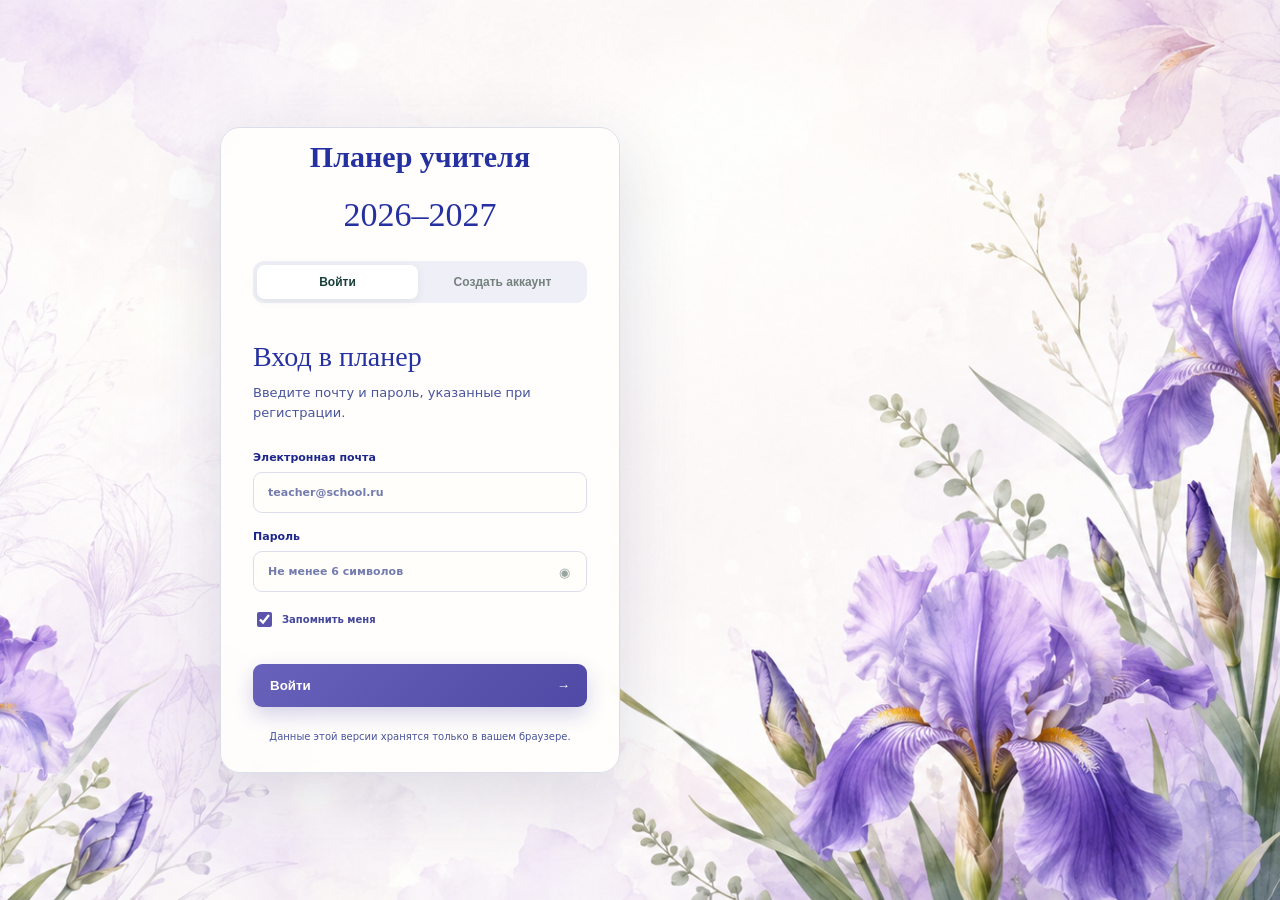
<file: index.html>
<!doctype html>
<html lang="ru">
<head>
  <meta charset="UTF-8">
  <meta name="viewport" content="width=device-width,initial-scale=1">
  <meta name="theme-color" content="#173d38">
  <title>Классный план — планер учителя</title>
  <link rel="stylesheet" href="styles.css?v=iris-101">
</head>
<body>
  <div class="app">
    <aside class="side-navigation">
      <nav class="top-navigation" aria-label="Основная навигация">
        <button class="nav-item active" data-view="today">Сегодня</button>
        <button class="nav-item" data-view="calendar">Календарь</button>
        <button class="nav-item" data-view="schedule">Расписание</button>
        <button class="nav-item" data-view="tasks">Задачи <b id="navTaskCount">0</b></button>
      </nav>
      <section class="day-clock-panel side-clock" aria-live="polite">
        <div class="day-clock"><small>Текущее время</small><strong id="currentTime">00:00</strong></div>
        <div class="lesson-countdown"><div><strong id="lessonProgressLabel">Расписание на сегодня</strong><span id="lessonProgressMinutes"></span></div><div class="lesson-progress"><i id="lessonProgressBar"></i></div></div>
      </section>
      <div class="teacher-card side-teacher-card"><span class="avatar" id="userAvatar">Ю</span><div><strong id="userName">Юлия</strong><small id="userEmail">Личный планер</small></div><button class="logout" id="logoutButton" title="Выйти" aria-label="Выйти">↪</button></div>
    </aside>

    <main>
      <header class="topbar compact-topbar">
        <div class="page-heading"><p class="overline" id="dateLine"></p><div><h1 id="pageTitle">Добрый день!</h1><label class="month-picker" id="monthPickerWrap" hidden><span>Выбрать месяц</span><select id="monthPicker" aria-label="Выбрать месяц календаря"></select></label></div></div>
        <div class="topbar-quote" aria-label="Цитаты дня"><span>“</span><div class="topbar-quote-text"><blockquote><p id="russianQuote"></p><footer id="russianAuthor"></footer></blockquote><blockquote lang="en"><p id="englishQuote"></p><footer id="englishAuthor"></footer></blockquote></div></div>
        <div class="topbar-holiday"><small>До ближайших каникул</small><strong><span id="holidayDays">—</span> <em>дней</em></strong></div>
        <div class="today-week-days" id="todayWeekDays" aria-label="Дни учебной недели"></div>
        <button class="primary" id="topAddTask" data-open="task" hidden>＋ Добавить задачу</button>
      </header>

      <section class="view active" id="todayView">
        <div class="academic-data" hidden><span id="progressValue">0%</span><i id="progressBar"></i></div>
        <div class="today-dashboard">
          <article class="card today-schedule-card"><div class="card-head"><div><small class="eyebrow">ЛИЧНЫЙ ПЛАН</small><h2>Моё расписание</h2></div><button class="link" data-go="schedule">Вся неделя →</button></div><div id="todayLessons" class="today-schedule-preview"></div></article>
          <article class="card today-schedule-card"><div class="card-head"><div><small class="eyebrow">КЛАСС</small><h2>Расписание 7А</h2></div><button class="link" data-go="schedule">Вся неделя →</button></div><div id="todayClassLessons" class="today-schedule-preview"></div></article>
          <article class="card today-schedule-card"><div class="card-head"><div><small class="eyebrow">ПОСЛЕ УРОКОВ</small><h2>Дополнительные занятия</h2></div><button class="link" data-go="schedule">Вся неделя →</button></div><div id="todayExtrasLessons" class="today-schedule-preview"></div></article>
          <article class="card today-events"><div class="card-head"><div><small class="eyebrow">БЛИЖАЙШИЕ 7 ДНЕЙ</small><h2>События недели</h2></div><button class="icon-button" data-open="event" aria-label="Добавить событие">＋</button></div><div id="eventsStrip" class="events-strip"></div></article>
          <article class="card today-tasks"><div class="card-head"><div><small class="eyebrow">НЕ ЗАБЫТЬ</small><h2>Задачи</h2></div><button class="icon-button" data-open="task" aria-label="Добавить">＋</button></div><div id="quickTasks" class="quick-tasks"></div><button class="wide-link" data-go="tasks">Все задачи →</button></article>
        </div>
        <textarea id="quickNote" hidden></textarea><small id="noteStatus" hidden></small>
      </section>

      <section class="view" id="calendarView">
        <div class="card"><div class="card-head calendar-head"><button class="round" id="prevMonth">‹</button><h2 id="monthTitle"></h2><button class="round" id="nextMonth">›</button></div><div class="legend"><span><i class="event-dot calendar"></i>Календарные</span><span><i class="event-dot academic"></i>Учебные</span><span><i class="event-dot school"></i>Школьные</span><span><i class="event-dot red"></i>Важные</span></div><div class="calendar-week"><span>Пн</span><span>Вт</span><span>Ср</span><span>Чт</span><span>Пт</span><span>Сб</span><span>Вс</span></div><div id="calendarGrid" class="calendar-grid"></div></div>
      </section>

      <section class="view" id="scheduleView">
        <div class="schedule-toolbar"><div class="schedule-heading"><small class="eyebrow">УЧЕБНАЯ НЕДЕЛЯ</small><div><h2>Расписание занятий</h2></div></div><div class="week-switcher"><button id="prevWeek" aria-label="Предыдущая неделя">‹</button><label class="week-picker-label"><span>Выбрать неделю</span><select id="weekPicker" aria-label="Выбрать учебную неделю"></select><strong id="weekRange"></strong></label><button id="nextWeek" aria-label="Следующая неделя">›</button></div><div id="scheduleDays" class="day-tabs"></div></div>
        <div class="dual-schedule">
          <article class="card schedule-table-card"><div class="schedule-title"><div class="schedule-badge teacher-badge">Я</div><div><small>ЛИЧНЫЙ ПЛАН</small><h3>Моё расписание</h3></div></div><div id="myScheduleTable" class="editable-schedule"></div><button class="add-lesson" data-add-schedule="mine">＋ Добавить урок</button></article>
          <article class="card schedule-table-card"><div class="schedule-title"><div class="schedule-badge class-badge">7А</div><div><small>РАСПИСАНИЕ КЛАССА</small><h3>Расписание 7А</h3></div></div><div id="classScheduleTable" class="editable-schedule"></div><button class="add-lesson" data-add-schedule="class7a">＋ Добавить урок</button></article>
          <article class="card schedule-table-card extras-card"><div class="schedule-title"><div class="schedule-badge extras-badge">＋</div><div><small>ПОСЛЕ УРОКОВ</small><h3>Дополнительные занятия</h3></div></div><div id="extrasScheduleTable" class="editable-schedule"></div><button class="add-lesson" data-add-schedule="extras">＋ Добавить занятие</button></article>
        </div>
      </section>

      <section class="view" id="tasksView">
        <div class="card"><div class="card-head tasks-filter-head"><div class="filters"><button class="filter active" data-filter="all">Все</button><button class="filter" data-filter="open">Активные</button><button class="filter" data-filter="done">Готово</button></div></div><div id="allTasks" class="all-tasks"></div></div>
      </section>
    </main>
  </div>

  <dialog id="taskDialog"><form method="dialog" id="taskForm"><div class="modal-head"><div><small class="eyebrow">НОВОЕ ДЕЛО</small><h2>Добавить задачу</h2></div><button class="close" value="cancel">×</button></div><label>Название<input id="taskText" required maxlength="120" placeholder="Например, проверить тетради"></label><div class="form-row"><label>Срок<span class="task-date-selects"><select id="taskDay" aria-label="День"></select><select id="taskMonth" aria-label="Месяц"></select><select id="taskYear" aria-label="Год"><option value="2026">2026</option><option value="2027">2027</option></select></span><input id="taskDate" type="hidden"></label><label>Приоритет<select id="taskPriority"><option value="high">Высокий</option><option value="medium" selected>Обычный</option><option value="low">Низкий</option></select></label></div><button class="primary full" value="default">Добавить задачу</button></form></dialog>
  <dialog id="eventDialog"><form method="dialog" id="eventForm"><div class="modal-head"><div><small class="eyebrow">КАЛЕНДАРЬ</small><h2>Новое событие</h2></div><button class="close" value="cancel">×</button></div><label>Название<input id="eventText" required maxlength="120" placeholder="Например, родительское собрание"></label><div class="form-row"><label>Дата<input id="eventDate" type="date" required></label><label>Категория<select id="eventType"><option value="calendar">Календарное</option><option value="academic">Учебное</option><option value="school">Школьное</option><option value="important">Важное</option></select></label></div><button class="primary full" value="default">Добавить событие</button></form></dialog>
  <dialog id="homeworkDialog" class="homework-dialog"><form method="dialog" id="homeworkForm"><div class="modal-head"><div><small class="eyebrow">ЗАПИСЬ К ЗАНЯТИЮ</small><h2>Домашнее задание</h2><p id="homeworkLesson"></p></div><button class="close" value="cancel">×</button></div><label>Текст задания<textarea id="homeworkText" placeholder="Укажите упражнение, страницы, материалы, ссылки или подробные комментарии…"></textarea></label><div class="dialog-actions"><button class="secondary" id="clearHomework" type="button">Очистить</button><button class="primary" value="default">Сохранить</button></div></form></dialog>
  <dialog id="dayDialog" class="day-dialog"><div class="day-dialog-content"><div class="modal-head"><div><small class="eyebrow">КАЛЕНДАРЬ</small><h2 id="dayDialogTitle">События дня</h2></div><button class="close" id="closeDayDialog" type="button">×</button></div><div id="dayEventsList" class="day-events-list"></div><button class="add-day-event" id="addDayEvent" type="button">＋ Добавить событие</button><p class="day-save-note">Изменения сохраняются автоматически</p></div></dialog>
  <dialog id="eventNoteDialog" class="homework-dialog"><form method="dialog" id="eventNoteForm"><div class="modal-head"><div><small class="eyebrow">ЗАПИСЬ К СОБЫТИЮ</small><h2>Заметка</h2><p id="eventNoteTitle"></p></div><button class="close" value="cancel">×</button></div><label>Текст заметки<textarea id="eventNoteText" placeholder="Запишите подробности, идеи, список необходимого или другую важную информацию…"></textarea></label><div class="dialog-actions"><button class="secondary" id="clearEventNote" type="button">Очистить</button><button class="primary" value="default">Сохранить</button></div></form></dialog>
  <script src="script.js?v=iris-100"></script>
</body>
</html>
</file>
<file: styles.css>
:root{--ink:#172522;--muted:#71817c;--green:#173f39;--sage:#e5efe9;--cream:#f5f3ec;--line:#e6e9e5;--white:#fff;--amber:#d99535;--red:#c55b4d;--blue:#577b91;--shadow:0 12px 35px rgba(31,55,48,.07)}
*{box-sizing:border-box}html{scroll-behavior:smooth}body{margin:0;background:#f5f6f2;color:var(--ink);font-family:Inter,ui-sans-serif,system-ui,-apple-system,"Segoe UI",sans-serif}button,input,select,textarea{font:inherit}button{color:inherit}.app{min-height:100vh;display:grid;grid-template-columns:250px 1fr}.sidebar{position:fixed;inset:0 auto 0 0;width:250px;padding:30px 22px 22px;background:var(--green);color:white;display:flex;flex-direction:column;z-index:10}.brand{display:flex;align-items:center;gap:12px;color:white;text-decoration:none;font-size:18px;font-weight:750;letter-spacing:-.02em}.brand small,.teacher-card small{display:block;margin-top:2px;color:#b9cbc5;font-size:11px;font-weight:500}.brand-icon{display:grid;place-items:center;width:38px;height:38px;border-radius:12px;background:#f4d79d;color:var(--green);font-family:Georgia,serif;font-size:22px}.sidebar nav{display:grid;gap:6px;margin-top:50px}.nav-item{display:flex;align-items:center;gap:13px;width:100%;padding:12px 14px;border:0;border-radius:11px;background:transparent;color:#bdcec9;text-align:left;cursor:pointer}.nav-item span{font-size:19px;width:20px;text-align:center}.nav-item b{margin-left:auto;min-width:23px;padding:3px 7px;border-radius:20px;background:#d77a58;color:white;font-size:11px;text-align:center}.nav-item:hover,.nav-item.active{background:#2d554e;color:white}.year-progress{margin-top:auto;padding:16px;border-radius:14px;background:#214943}.year-progress>div{display:flex;justify-content:space-between;font-size:12px}.year-progress small{display:block;margin-top:9px;color:#abc0ba;font-size:10px;line-height:1.4}.progress{height:5px;margin-top:10px;background:#3e625c;border-radius:8px;overflow:hidden}.progress i{display:block;height:100%;background:#f0ca82}.teacher-card{display:flex;gap:10px;align-items:center;margin-top:18px;padding:12px 6px;border-top:1px solid #365a54;font-size:12px}.avatar{display:grid;place-items:center;width:36px;height:36px;border-radius:50%;background:#dbe8e1;color:var(--green);font-weight:750}main{grid-column:2;min-width:0;padding:34px 4vw 60px}.topbar{display:flex;align-items:center;justify-content:space-between;margin-bottom:30px}.overline,.eyebrow{margin:0 0 6px;color:#8b9894;font-size:10px;font-weight:750;letter-spacing:.14em;text-transform:uppercase}.topbar h1{margin:0;font-family:Georgia,serif;font-size:31px;font-weight:500}.primary{border:0;border-radius:10px;padding:12px 17px;background:var(--green);color:white;font-weight:650;cursor:pointer;box-shadow:0 5px 13px #173f3920}.primary:hover{background:#28554d}.primary.small{padding:9px 13px;margin-left:auto}.primary.full{width:100%;margin-top:8px}.menu-button{display:none;border:0;background:none;font-size:24px}.view{display:none}.view.active{display:block}.summary-grid{display:grid;grid-template-columns:repeat(3,1fr);gap:18px;margin-bottom:18px}.summary{display:flex;align-items:center;gap:16px;padding:21px;border-radius:14px;background:white;border:1px solid var(--line);box-shadow:var(--shadow)}.summary-icon{display:grid;place-items:center;width:47px;height:47px;border-radius:13px;font-size:23px}.summary.green .summary-icon{background:#e3eee8;color:var(--green)}.summary.amber .summary-icon{background:#f7ead7;color:#a66b19}.summary.blue .summary-icon{background:#e4edf1;color:var(--blue)}.summary small{color:var(--muted);font-size:11px}.summary strong{display:block;margin-top:2px;font-family:Georgia,serif;font-size:29px}.summary p{margin:1px 0 0;color:var(--muted);font-size:11px}.dashboard-grid{display:grid;grid-template-columns:2fr 1fr;gap:18px}.card{padding:24px;background:white;border:1px solid var(--line);border-radius:15px;box-shadow:var(--shadow);min-width:0}.span-2{grid-column:1}.card-head{display:flex;align-items:center;justify-content:space-between;gap:15px;margin-bottom:20px}.card h2{margin:0;font-family:Georgia,serif;font-size:21px;font-weight:500}.link,.wide-link{border:0;background:none;color:#3c6a61;font-size:12px;font-weight:700;cursor:pointer}.icon-button,.round{width:32px;height:32px;border:1px solid var(--line);border-radius:9px;background:white;cursor:pointer;font-size:18px}.timeline-row{display:grid;grid-template-columns:52px 14px 1fr 25px;align-items:center;gap:11px;padding:11px 0;border-bottom:1px solid #edf0ed}.timeline-row:last-child{border-bottom:0}.timeline-row time{font-size:12px;font-weight:700}.timeline-row>i{width:9px;height:9px;border:2px solid #71948b;border-radius:50%}.timeline-row div strong,.timeline-row div span{display:block}.timeline-row div strong{font-size:13px}.timeline-row div span{margin-top:3px;color:var(--muted);font-size:11px}.timeline-row>b{display:grid;place-items:center;width:24px;height:24px;border-radius:7px;background:#eff4f1;color:#58746d;font-size:10px}.quick-tasks{display:grid}.task-row{display:grid;grid-template-columns:23px 1fr 24px;align-items:center;gap:9px;padding:11px 0;border-bottom:1px solid #edf0ed}.task-row.done{opacity:.5}.task-row.done strong{text-decoration:line-through}.task-row>div strong,.task-row>div small{display:block}.task-row>div strong{font-size:12px}.task-row>div small{margin-top:4px;color:var(--muted);font-size:10px}.check{width:19px;height:19px;padding:0;border:1.5px solid #9dafaa;border-radius:6px;background:white;color:white;cursor:pointer;font-size:12px}.done .check{background:var(--green)}.delete-task,.delete-event{border:0;background:transparent;color:#a5b0ac;cursor:pointer;font-size:17px}.wide-link{width:100%;padding:14px 0 0;text-align:left}.events-strip{display:grid;grid-template-columns:repeat(2,1fr);gap:10px}.event-card{position:relative;display:grid;grid-template-columns:45px 8px 1fr 20px;align-items:center;gap:10px;padding:10px;border:1px solid var(--line);border-radius:11px}.event-date{text-align:center;border-right:1px solid var(--line)}.event-date strong,.event-date span,.event-card>div strong,.event-card>div small{display:block}.event-date strong{font-family:Georgia,serif;font-size:20px}.event-date span{color:var(--muted);font-size:9px;text-transform:uppercase}.event-card>div strong{font-size:11px}.event-card>div small{margin-top:3px;color:var(--muted);font-size:9px}.event-dot{display:inline-block;width:7px;height:7px;border-radius:50%}.event-dot.red{background:var(--red)}.event-dot.green{background:#6c9680}.event-dot.yellow{background:#deb05b}.note-card{grid-column:2;grid-row:2}.note-card textarea{width:100%;height:115px;padding:4px 0;border:0;outline:0;resize:none;color:var(--ink);line-height:1.6}.note-card>small:last-child{color:#9da7a4;font-size:9px}.calendar-head{justify-content:flex-start}.calendar-head h2{min-width:210px;text-align:center;text-transform:capitalize}.legend{display:flex;gap:18px;margin-bottom:16px;color:var(--muted);font-size:11px}.legend span{display:flex;align-items:center;gap:6px}.calendar-week,.calendar-grid{display:grid;grid-template-columns:repeat(7,1fr)}.calendar-week span{padding:12px;text-align:center;color:var(--muted);font-size:10px;font-weight:700}.calendar-day{min-height:112px;padding:9px;border-top:1px solid var(--line);border-left:1px solid var(--line);overflow:hidden}.calendar-day:nth-child(7n){border-right:1px solid var(--line)}.calendar-day b{display:grid;place-items:center;width:25px;height:25px;font-size:11px}.calendar-day.today b{border-radius:50%;background:var(--green);color:white}.muted-day{background:#fafbf9}.cal-event{display:block;margin-top:4px;padding:4px 5px;border-radius:4px;overflow:hidden;text-overflow:ellipsis;white-space:nowrap;font-size:9px}.cal-event.important{background:#f6dfdb;color:#8e443a}.cal-event.school{background:#e4eee8;color:#365f52}.cal-event.holiday{background:#f7ebd5;color:#8c651f}.week-schedule{display:grid;grid-template-columns:repeat(5,1fr);gap:12px;align-items:start}.schedule-day{padding:12px;background:#f7f8f5;border-radius:12px}.schedule-day h3{margin:0 0 12px;font-family:Georgia,serif;font-size:16px}.schedule-day h3 span{display:block;margin-top:4px;color:var(--muted);font-family:inherit;font-size:9px;font-weight:400}.schedule-lesson{display:flex;width:100%;gap:9px;margin-top:8px;padding:10px;border:1px solid var(--line);border-radius:9px;background:white;text-align:left;cursor:pointer}.schedule-lesson:hover{border-color:#9cb2ac}.schedule-lesson time{color:#58736c;font-size:10px;font-weight:700}.schedule-lesson span strong,.schedule-lesson span small{display:block}.schedule-lesson span strong{font-size:11px}.schedule-lesson span small{margin-top:3px;color:var(--muted);font-size:9px}.filters{display:flex;gap:5px;padding:4px;border-radius:9px;background:#f0f2ef}.filter{padding:7px 10px;border:0;border-radius:7px;background:transparent;color:var(--muted);font-size:11px;cursor:pointer}.filter.active{background:white;color:var(--ink);box-shadow:0 2px 8px #203a3212}.all-tasks .task-row{padding:15px 5px}.all-tasks .task-row>div strong{font-size:14px}.priority.high{color:var(--red)}.priority.medium{color:#a36f23}.priority.low{color:#638177}.empty{padding:18px 0;color:var(--muted);font-size:12px}dialog{width:min(470px,calc(100% - 32px));padding:0;border:0;border-radius:16px;box-shadow:0 25px 80px #10231e55}dialog::backdrop{background:#10231e99;backdrop-filter:blur(2px)}dialog form{padding:25px}.modal-head{display:flex;justify-content:space-between;margin-bottom:22px}.modal-head h2{margin:0;font-family:Georgia,serif;font-weight:500}.close{border:0;background:none;font-size:25px;cursor:pointer}label{display:grid;gap:7px;margin-bottom:15px;color:#596965;font-size:11px;font-weight:650}input,select{width:100%;padding:12px;border:1px solid #dce2de;border-radius:9px;background:#fafbf9;color:var(--ink);outline:none}input:focus,select:focus{border-color:#78958d}.form-row{display:grid;grid-template-columns:1fr 1fr;gap:12px}.muted{color:var(--muted);font-size:11px}
@media(max-width:1050px){.week-schedule{grid-template-columns:repeat(2,1fr)}.summary-grid{grid-template-columns:1fr}.summary{padding:15px}.calendar-day{min-height:90px}}
@media(max-width:760px){.app{display:block}.sidebar{transform:translateX(-100%);transition:.25s}.menu-open .sidebar{transform:none;box-shadow:10px 0 30px #10231e33}.menu-button{display:block}.topbar{gap:12px}.topbar>div{margin-right:auto}.topbar .primary{font-size:0;width:42px;height:42px;padding:0}.topbar .primary::first-letter{font-size:18px}.topbar h1{font-size:24px}main{padding:22px 16px 50px}.dashboard-grid{grid-template-columns:1fr}.span-2,.note-card{grid-column:1;grid-row:auto}.events-strip{grid-template-columns:1fr}.calendar-day{min-height:65px;padding:4px}.cal-event{width:6px;height:6px;padding:0;border-radius:50%;font-size:0}.calendar-week span{padding:8px 0}.calendar-head{flex-wrap:wrap}.calendar-head h2{min-width:150px}.week-schedule{grid-template-columns:1fr}.form-row{grid-template-columns:1fr}}
.teacher-card>div{min-width:0;flex:1}.teacher-card strong,.teacher-card small{overflow:hidden;text-overflow:ellipsis;white-space:nowrap}.logout{border:0;background:transparent;color:#b9cbc5;font-size:20px;cursor:pointer}.logout:hover{color:white}
.schedule-toolbar{display:flex;align-items:flex-end;justify-content:space-between;gap:24px;margin-bottom:10px}.schedule-toolbar h2{margin:0;font-family:Georgia,serif;font-size:27px;font-weight:500}.day-tabs{display:flex;gap:6px;padding:4px;border-radius:12px;background:#e9ede9}.day-tab{min-width:44px;padding:9px 12px;border:0;border-radius:9px;background:transparent;color:#71817c;font-size:12px;font-weight:750;cursor:pointer}.day-tab span{display:none}.day-tab.active{background:white;color:var(--green);box-shadow:0 3px 12px #263a3315}.autosave-note{margin:0 0 20px;color:#82908c;font-size:10px}.autosave-note span{color:#3f7768}.dual-schedule{display:grid;grid-template-columns:1fr 1fr;gap:18px;align-items:start}.schedule-table-card{padding:0;overflow:hidden}.schedule-title{display:flex;align-items:center;gap:12px;padding:20px 22px;border-bottom:1px solid var(--line)}.schedule-title h3{margin:2px 0 0;font-family:Georgia,serif;font-size:20px;font-weight:500}.schedule-title small{color:var(--muted);font-size:9px;font-weight:750;letter-spacing:.12em}.schedule-badge{display:grid;place-items:center;width:42px;height:42px;border-radius:12px;font-weight:800}.teacher-badge{background:#e3eee8;color:var(--green)}.class-badge{background:#f4e8d3;color:#96691f}.editable-schedule{padding:0 18px}.schedule-table-head,.editable-lesson{display:grid;grid-template-columns:45px 76px 76px minmax(110px,1fr) 72px 25px;gap:7px;align-items:center}.schedule-table-head{padding:13px 0 7px;color:#899590;font-size:8px;font-weight:750;text-transform:uppercase}.editable-lesson{padding:8px 0;border-top:1px solid #edf0ed}.editable-lesson label{display:block;margin:0}.editable-lesson label>span{display:none}.editable-lesson input{min-width:0;width:100%;padding:9px 7px;border:1px solid transparent;border-radius:7px;background:#f6f8f5;color:var(--ink);font-size:11px}.editable-lesson input:hover{border-color:#d7dfda}.editable-lesson input:focus{border-color:#76968d;background:white;outline:0;box-shadow:0 0 0 3px #76968d18}.editable-lesson input[type=number]{text-align:center}.remove-lesson{width:24px;height:28px;padding:0;border:0;background:transparent;color:#a7b1ad;cursor:pointer;font-size:17px}.remove-lesson:hover{color:var(--red)}.add-lesson{width:calc(100% - 36px);margin:11px 18px 18px;padding:10px;border:1px dashed #bdcbc6;border-radius:8px;background:#fafbf9;color:#52756c;font-size:10px;font-weight:700;cursor:pointer}.add-lesson:hover{background:#edf3ef}.schedule-empty{padding:24px 4px}
@media(max-width:1100px){.dual-schedule{grid-template-columns:1fr}.day-tab{padding:9px}.schedule-table-head,.editable-lesson{grid-template-columns:45px 80px 80px minmax(140px,1fr) 85px 25px}}
@media(max-width:650px){.schedule-toolbar{align-items:flex-start;flex-direction:column}.day-tabs{width:100%}.day-tab{flex:1;min-width:0;padding:9px 3px}.schedule-table-card{overflow:visible}.editable-schedule{padding:8px 14px}.schedule-table-head{display:none}.editable-lesson{grid-template-columns:54px 1fr 1fr 28px;gap:8px;padding:13px 0}.editable-lesson label{display:grid;gap:4px}.editable-lesson label>span{display:block;color:#899590;font-size:8px;text-transform:uppercase}.editable-lesson label:nth-child(1){grid-row:1;grid-column:1}.editable-lesson label:nth-child(2){grid-row:1;grid-column:2}.editable-lesson label:nth-child(3){grid-row:1;grid-column:3}.editable-lesson label:nth-child(4){grid-row:2;grid-column:1/4}.editable-lesson label:nth-child(5){grid-row:3;grid-column:1/4}.remove-lesson{grid-row:1;grid-column:4;align-self:end}.editable-lesson input{padding:10px}.dual-schedule{gap:14px}}
.week-switcher{display:flex;align-items:center;gap:6px;padding:4px;border:1px solid var(--line);border-radius:10px;background:white}.week-switcher button{width:28px;height:28px;border:0;border-radius:7px;background:#f0f3f0;color:var(--green);font-size:18px;cursor:pointer}.week-switcher strong{min-width:145px;text-align:center;color:#52655f;font-size:10px;font-weight:700;text-transform:lowercase}
@media(max-width:650px){.week-switcher{align-self:stretch;justify-content:space-between}}
.extras-card{grid-column:1/-1}.extras-badge{background:#e5ebf2;color:#526e82}.schedule-table-head.with-homework,.editable-lesson.with-homework{grid-template-columns:45px 76px 76px minmax(110px,1fr) 72px minmax(110px,1fr) 25px}.extras-card .editable-schedule{max-width:100%}.homework-button{min-height:34px;padding:6px;border:1px dashed #adc0ba;border-radius:7px;background:#f8faf8;color:#56786f;font-size:9px;font-weight:700;cursor:pointer}.homework-button:hover,.homework-button.filled{border-style:solid;background:#e5f0ea;color:#315e52}.homework-dialog{width:min(680px,calc(100% - 32px))}.homework-dialog .modal-head p{margin:6px 0 0;color:var(--muted);font-size:11px}.homework-dialog textarea{width:100%;min-height:300px;padding:14px;border:1px solid var(--line);border-radius:10px;resize:vertical;color:var(--ink);font:inherit;line-height:1.6;outline:0}.homework-dialog textarea:focus{border-color:#78958d;box-shadow:0 0 0 3px #75978d18}.dialog-actions{display:flex;justify-content:flex-end;gap:10px}.secondary{padding:11px 16px;border:1px solid var(--line);border-radius:9px;background:white;color:#61716c;font-weight:650;cursor:pointer}
@media(max-width:1100px){.schedule-table-head.with-homework,.editable-lesson.with-homework{grid-template-columns:45px 80px 80px minmax(120px,1fr) 75px minmax(120px,1fr) 25px}.extras-card{grid-column:auto}}
@media(max-width:650px){.editable-lesson.with-homework{grid-template-columns:54px 1fr 1fr 28px}.editable-lesson.with-homework .homework-button{grid-row:4;grid-column:1/4;min-height:38px}.homework-dialog textarea{min-height:240px}}
.schedule-table-head.with-homework,.editable-lesson.with-homework{grid-template-columns:45px 76px 76px minmax(110px,1fr) minmax(110px,1fr) 72px 25px}
@media(max-width:1100px){.schedule-table-head.with-homework,.editable-lesson.with-homework{grid-template-columns:45px 80px 80px minmax(120px,1fr) minmax(120px,1fr) 75px 25px}}
@media(max-width:650px){.editable-lesson.with-homework{grid-template-columns:54px 1fr 1fr 28px}.editable-lesson.with-homework .homework-button{grid-row:3;grid-column:1/4}.editable-lesson.with-homework label:nth-of-type(5){grid-row:4;grid-column:1/4}}
.week-picker-label{position:relative;display:block;margin:0;cursor:pointer}.week-picker-label>span{position:absolute;width:1px;height:1px;overflow:hidden;clip:rect(0,0,0,0)}.week-picker-label input{width:190px;height:30px;padding:4px 8px;border:0;border-radius:7px;background:#f5f7f4;color:var(--green);font-size:10px;font-weight:700;cursor:pointer}.week-picker-label strong{display:block;margin-top:3px;color:#7a8984;font-size:9px;font-weight:600;text-align:center}.week-switcher strong{min-width:0}
@media(max-width:650px){.week-picker-label{flex:1}.week-picker-label input{width:100%}}
.week-picker-label select{width:240px;height:30px;padding:4px 8px;border:0;border-radius:7px;background:#f5f7f4;color:var(--green);font-size:10px;font-weight:700;cursor:pointer;outline:0}
@media(max-width:650px){.week-picker-label select{width:100%}}
.calendar-day{appearance:none;width:100%;color:var(--ink);font-family:inherit;text-align:left;cursor:pointer;background:white}.calendar-day:hover{position:relative;z-index:1;background:#f1f6f2;box-shadow:inset 0 0 0 1px #8eaaa2}.calendar-day.muted-day{cursor:default}.day-dialog{width:min(800px,calc(100% - 28px));padding:0}.day-dialog-content{padding:26px}.day-dialog .modal-head h2{text-transform:capitalize}.day-events-list{display:grid;gap:10px;max-height:55vh;overflow:auto;padding-right:4px}.day-event-row{display:grid;grid-template-columns:minmax(180px,1fr) 145px 130px 32px;gap:9px;align-items:end;padding:12px;border:1px solid var(--line);border-radius:11px;background:#fafbf9}.day-event-row label{margin:0}.day-event-row input,.day-event-row select{background:white}.remove-day-event{height:40px;border:0;border-radius:8px;background:#f4e7e5;color:#a65349;font-size:18px;cursor:pointer}.add-day-event{width:100%;margin-top:14px;padding:12px;border:1px dashed #aebfba;border-radius:9px;background:#f7faf8;color:#456e63;font-size:11px;font-weight:700;cursor:pointer}.add-day-event:hover{background:#e9f1ed}.day-save-note{margin:10px 0 0;color:#929e9a;font-size:9px;text-align:center}
@media(max-width:650px){.day-dialog-content{padding:20px 15px}.day-event-row{grid-template-columns:1fr 32px}.day-event-row label{grid-column:1}.day-event-row .remove-day-event{grid-column:2;grid-row:1;align-self:end}.day-events-list{max-height:65vh}.calendar-day{min-width:0}}
.cal-event.event{background:#e4eee8;color:#365f52}
.quote-card{position:relative;overflow:hidden;background:linear-gradient(135deg,#183f39,#28564d);color:white}.quote-card::after{content:'Aa';position:absolute;right:25px;bottom:-28px;color:#ffffff09;font-family:Georgia,serif;font-size:120px}.quote-heading{display:flex;align-items:center;gap:12px;margin-bottom:20px}.quote-heading>span{display:grid;place-items:center;width:40px;height:40px;border-radius:11px;background:#f1d18f;color:var(--green);font-family:Georgia,serif;font-size:31px;line-height:1}.quote-heading .eyebrow{color:#b7cbc5}.quote-heading h2{color:white}.daily-quotes{position:relative;z-index:1;display:grid;grid-template-columns:1fr 1fr;gap:28px}.daily-quotes blockquote{margin:0;padding:4px 20px;border-left:1px solid #ffffff2e}.daily-quotes p{margin:0;color:#f5f8f6;font-family:Georgia,serif;font-size:16px;line-height:1.55}.daily-quotes footer{margin-top:10px;color:#b8cbc5;font-size:10px}.daily-quotes blockquote[lang=en] p{font-style:italic}
@media(max-width:650px){.daily-quotes{grid-template-columns:1fr;gap:20px}.daily-quotes p{font-size:15px}}
#todayView>.quote-card{margin-bottom:14px;padding:18px 22px}.summary-grid{grid-template-columns:1fr;margin-bottom:14px}.summary-grid .summary{padding:12px 18px}.summary-grid .summary-icon{width:38px;height:38px}.summary-grid .summary strong{font-size:22px}.quote-card .quote-heading{margin-bottom:12px}.quote-card .daily-quotes p{font-size:14px}.quote-card .daily-quotes footer{margin-top:5px}.dashboard-grid{gap:14px}.dashboard-grid>.card{padding:18px}.dashboard-grid .card-head{margin-bottom:12px}.dashboard-grid .timeline-row{padding:7px 0}.dashboard-grid .task-row{padding:7px 0}
@media(min-width:761px){body:has(#todayView.active){overflow:hidden}#todayView.active{height:calc(100vh - 126px);overflow:hidden}#todayView.active .dashboard-grid{grid-template-rows:minmax(190px,1fr) minmax(145px,.72fr)}#todayView.active .card{min-height:0}#todayView.active .timeline,#todayView.active .quick-tasks,#todayView.active .events-strip{max-height:190px;overflow:auto}#todayView.active .note-card textarea{height:80px}}
.day-event-row{grid-template-columns:minmax(170px,1fr) minmax(130px,1fr) 145px 125px 32px}.event-note-field{display:grid}.event-note-button{height:40px;padding:8px 10px;border:1px dashed #adc0ba;border-radius:9px;background:white;color:#56786f;font-size:10px;font-weight:700;text-align:left;cursor:pointer}.event-note-button:hover,.event-note-button.filled{border-style:solid;background:#e5f0ea;color:#315e52}
@media(max-width:900px){.day-event-row{grid-template-columns:1fr 1fr 32px}.day-event-row label{grid-column:auto}.day-event-row .remove-day-event{grid-column:3;grid-row:1}}
@media(max-width:650px){.day-event-row{grid-template-columns:1fr 32px}.day-event-row label{grid-column:1}.day-event-row .remove-day-event{grid-column:2;grid-row:1}}

/* Refined botanical surface styling. Interactive button styles are preserved. */
body{background:linear-gradient(120deg,#f6f7fc 0,#fffef9 52%,#f4f2f9 100%)}
body::before{content:"";position:fixed;inset:0;background:url('iris-botanical-bg.png') center/cover no-repeat;opacity:.055;pointer-events:none;z-index:-2}
.sidebar{background-color:#eef1fa;background-position:36% bottom;border-right-color:#d8daeb;box-shadow:8px 0 32px rgba(62,61,111,.06)}
.brand{line-height:1.05}.brand small{margin-top:5px;letter-spacing:.04em}.year-progress{box-shadow:0 12px 30px rgba(72,70,121,.08)}
main{position:relative}.topbar{padding-bottom:20px;border-bottom:1px solid #dedfea}.topbar h1{font-size:34px;letter-spacing:-.015em}
.card,.summary{border-color:#dcddea;background:rgba(255,254,250,.91);box-shadow:0 14px 40px rgba(64,61,112,.085)}
.card{border-radius:18px}.summary{border-radius:16px}.card h2,.schedule-toolbar h2,.schedule-title h3{letter-spacing:-.01em}
.quote-card{background:linear-gradient(108deg,rgba(244,243,250,.96),rgba(255,254,250,.97) 60%,rgba(237,240,249,.94))}.quote-card::before{right:-15px;bottom:-135px;width:300px;height:450px;opacity:.31}.daily-quotes p{line-height:1.65}
.schedule-day,.muted-day,.day-event-row{background:#f7f7fb}.timeline-row,.task-row{border-bottom-color:#ececf3}.event-card{border-color:#dedfea;background:#fffefb}.note-card textarea{background:transparent}.calendar-week span{color:#77799a}.schedule-title{background:linear-gradient(90deg,#f0f1f9,#fffefa)}
dialog{background:#fffefa;box-shadow:0 28px 90px rgba(42,41,82,.28)}
@media(max-width:760px){body::before{background-position:42% center;opacity:.04}.topbar{padding-bottom:15px}.topbar h1{font-size:26px}.card{border-radius:15px}}

/* Iris theme */
:root{--ink:#292b5c;--muted:#77799a;--green:#4d5098;--sage:#e8eaf6;--cream:#fbf8f1;--line:#dedfea;--white:#fffefa;--amber:#c49a47;--red:#a9556d;--blue:#7179bd;--shadow:0 10px 28px rgba(64,61,112,.08)}
body{background:#faf8f3;color:var(--ink);font-family:"Segoe UI",Inter,system-ui,sans-serif}body::after{content:"";position:fixed;right:-100px;bottom:-160px;width:380px;height:570px;background:url('iris-botanical-bg.png') left bottom/cover no-repeat;opacity:.18;pointer-events:none;z-index:-1}.sidebar{background:#eef2fa url('iris-botanical-bg.png') 30% bottom/430px auto no-repeat;color:var(--ink);border-right:1px solid #daddf0}.brand{color:#373a7c;font-family:Georgia,serif;font-size:21px}.brand small{color:#8586a5}.brand-icon{background:#4d5098;color:white}.nav-item{color:#55587c;font-family:Georgia,serif;font-size:14px}.nav-item:hover,.nav-item.active{background:linear-gradient(135deg,#4d5098,#696db5);color:white;box-shadow:0 7px 17px #45488b2c}.year-progress,.teacher-card{background:#ffffffd8;border:1px solid #dcddec;color:#44477f;backdrop-filter:blur(8px)}.year-progress small,.teacher-card small{color:#8586a5}.progress{background:#e3e4ef}.progress i{background:linear-gradient(90deg,#6a70b9,#c59a45)}.avatar{background:#50539b;color:white}.logout{color:#77799b}.topbar h1,.card h2,.schedule-toolbar h2,.schedule-title h3,.modal-head h2{font-family:Georgia,serif;color:#343677;font-weight:400}.overline,.eyebrow{color:#a17c32}.primary{background:linear-gradient(135deg,#4c4f98,#6a6fb7)}.card,.summary{background:#fffefbdf;border-color:#dedfea;box-shadow:var(--shadow);backdrop-filter:blur(7px)}.summary-icon{background:#eceefa!important;color:#51559b!important}.quote-card{background:linear-gradient(110deg,#f5f3fa,#fffdfa 62%,#eff2fb);border-color:#d7d8ea;color:var(--ink)}.quote-card::before{content:"";position:absolute;right:-35px;bottom:-100px;width:260px;height:390px;background:url('iris-botanical-bg.png') 74% top/390px auto no-repeat;opacity:.35}.quote-card::after{display:none}.quote-heading>span{background:#c49b4b;color:white}.quote-heading h2,.daily-quotes p{color:#343677}.daily-quotes blockquote{border-color:#c8c9df}.daily-quotes footer{color:#72759b}.timeline-row>i{border-color:#6468ad}.timeline-row>b,.chip{background:#eeeff8;color:#555a9d}.check{border-color:#7f83b6!important}.done .check{background:#55599f}.event-card,.task-row{background:#fffefa}.calendar-day{background:#fffefa;color:#33355e}.calendar-day:hover{background:#f0f1fa;box-shadow:inset 0 0 0 1px #8b8ec2}.calendar-day.today b{background:#53579f}.cal-event.event{background:#e8eaf6;color:#4b4f8e}.cal-event.important{background:#f1e3e8;color:#914c64}.week-switcher button,.day-tab.active{background:#55599f;color:white}.week-picker-label select{background:#f0f1f8;color:#45498c}.schedule-title{background:linear-gradient(90deg,#f1f2fa,#fffefa)}.teacher-badge,.extras-badge{background:#e4e6f5;color:#4d5298}.editable-lesson input{background:#f6f5f8}.editable-lesson input:focus,input:focus,select:focus{border-color:#777bb7;box-shadow:0 0 0 3px #777bb719}.homework-button,.add-lesson,.add-day-event{border-color:#9fa2c8;color:#505593;background:#f8f8fc}.homework-button:hover,.homework-button.filled,.add-lesson:hover,.add-day-event:hover{background:#e9eaf6;color:#3e4389}.filters{background:#eeeff5}.filter.active{color:#45498c}.day-event-row{background:#fbfaf6}dialog{border:1px solid #d8d9e9;background:#fffefa}dialog::backdrop{background:#34365c7a}input,select{border-color:#dcdeea;background:#faf9f6;color:#31335f}@media(max-width:760px){body::after{display:none}.quote-card::before{opacity:.18}}

/* Final surface pass (no button selectors). */
body{background:linear-gradient(120deg,#f6f7fc 0,#fffef9 52%,#f4f2f9 100%)}
.sidebar{background-position:36% bottom;border-right-color:#d8daeb;box-shadow:8px 0 32px rgba(62,61,111,.06)}
.topbar{padding-bottom:20px;border-bottom:1px solid #dedfea}.topbar h1{font-size:34px;letter-spacing:-.015em}
.card,.summary{border-color:#dcddea;background:rgba(255,254,250,.91);box-shadow:0 14px 40px rgba(64,61,112,.085)}.card{border-radius:18px}.summary{border-radius:16px}
.quote-card{background:linear-gradient(108deg,rgba(244,243,250,.96),rgba(255,254,250,.97) 60%,rgba(237,240,249,.94))}.quote-card::before{right:-15px;bottom:-135px;width:300px;height:450px;opacity:.31}
@media(max-width:760px){.topbar{padding-bottom:15px}.topbar h1{font-size:26px}.card{border-radius:15px}}

/* Visible botanical decorations. */
.app{position:relative;isolation:isolate;overflow:hidden}
main{position:relative;z-index:1}
main::before,main::after{content:"";position:fixed;pointer-events:none;background-image:url('iris-botanical-bg.png');background-repeat:no-repeat;z-index:0}
main::before{top:58px;right:-80px;width:360px;height:510px;background-position:76% top;background-size:510px auto;opacity:.28}
main::after{left:205px;bottom:-170px;width:340px;height:510px;background-position:left bottom;background-size:410px auto;opacity:.2}
.sidebar::after{content:"";position:absolute;left:-38px;bottom:-55px;width:285px;height:455px;background:url('iris-botanical-bg.png') left bottom/355px auto no-repeat;opacity:.62;pointer-events:none;z-index:0}
.sidebar{isolation:isolate}.sidebar>*{position:relative;z-index:1}main>*{position:relative;z-index:1}
.quote-card::before{opacity:.48}
@media(max-width:760px){main::before{top:85px;right:-150px;width:300px;height:430px;opacity:.16}main::after{display:none}.sidebar::after{opacity:.5}}

/* Shared full-page background supplied by the user. */
html{min-height:100%;background:#fbf9fc url('iris-page-background.png') center center/cover fixed no-repeat}
body{min-height:100vh;background:transparent}
.app{min-height:100vh;background:transparent}
.app::before{content:"";position:fixed;inset:0;background:url('iris-page-background.png') center center/cover no-repeat;pointer-events:none;z-index:-1}
body::before,body::after,main::before,main::after,.sidebar::after{display:none}
.sidebar{background:rgba(242,242,251,.84);backdrop-filter:blur(10px);-webkit-backdrop-filter:blur(10px)}
main{background:rgba(255,253,250,.42)}
.card,.summary{background:rgba(255,254,252,.88)}
@media(max-width:760px){html{background-position:62% center}.app::before{background-position:62% center}.sidebar{background:rgba(242,242,251,.94)}main{background:rgba(255,253,250,.55)}}

/* Compact top navigation and Today dashboard. */
.app{display:block;overflow:visible}
.site-header{position:sticky;top:0;z-index:30;display:grid;grid-template-columns:minmax(210px,1fr) auto minmax(210px,1fr);align-items:center;gap:24px;min-height:92px;padding:14px clamp(24px,4vw,64px);border-bottom:1px solid rgba(90,86,148,.18);background:linear-gradient(90deg,rgba(250,249,253,.88),rgba(255,254,252,.82)),url('iris-page-background.png') center 42%/cover no-repeat;box-shadow:0 8px 28px rgba(57,55,103,.07);backdrop-filter:blur(12px)}
.header-brand{display:flex;align-items:center;gap:12px;color:#343677}.header-brand strong{display:block;font-family:Georgia,'Times New Roman',serif;font-size:22px;font-weight:500}.header-brand small{display:block;margin-top:3px;color:#77799a;font-size:11px;letter-spacing:.1em}.header-brand .brand-icon{flex:0 0 auto}
.top-navigation{display:flex;align-items:center;gap:5px;padding:5px;border:1px solid rgba(89,86,148,.12);border-radius:14px;background:rgba(255,255,255,.66)}
.top-navigation .nav-item{width:auto;padding:9px 14px;color:#55587c;font-family:inherit;font-size:12px;white-space:nowrap}.top-navigation .nav-item b{position:relative;top:-1px;margin-left:5px}
.top-navigation .nav-item{background:rgba(255,255,255,.94);color:#30336f!important;border:1px solid #d7d8e9;font-weight:700;text-shadow:none;box-shadow:0 2px 8px rgba(56,54,103,.06)}
.top-navigation .nav-item:hover{background:#f0eff9;color:#30336f!important;border-color:#9b9dcc;box-shadow:0 4px 12px rgba(56,54,103,.12)}
.top-navigation .nav-item.active{background:#54589f;color:#fff!important;border-color:#54589f;box-shadow:0 6px 15px rgba(67,69,139,.24)}
.top-navigation .nav-item b{background:#ede7f1;color:#46498a}.top-navigation .nav-item.active b{background:#fff;color:#4d5098}
.site-header .teacher-card{justify-self:end;width:auto;min-width:210px;margin:0;padding:8px 10px;background:rgba(255,255,255,.7)}
main{grid-column:auto;width:min(1440px,100%);margin:0 auto;padding:22px clamp(20px,3.5vw,52px) 44px;background:transparent}
.compact-topbar{margin-bottom:14px;padding-bottom:12px}.compact-topbar h1{font-size:27px}.compact-topbar .overline{margin-bottom:3px}
.today-summary{display:grid;grid-template-columns:1fr 1fr;gap:12px;margin-bottom:12px}.today-summary .summary{min-height:76px;padding:13px 18px}.today-summary .summary>div{width:100%}.today-summary .summary strong{font-size:24px}.today-summary .summary p{margin-top:4px}.today-summary .progress{width:100%;max-width:340px;margin-top:6px}.holiday-summary{justify-content:flex-start}.holiday-summary strong{display:flex!important;align-items:baseline;gap:6px}.holiday-summary strong em{font-family:inherit;font-size:11px;font-style:normal;font-weight:500;color:var(--muted)}
.today-dashboard{display:grid;grid-template-columns:repeat(6,minmax(0,1fr));gap:12px;align-items:stretch}.today-dashboard>.card{padding:16px;min-height:0}.today-dashboard .card-head{margin-bottom:8px}.today-dashboard .card h2{font-size:19px}.today-dashboard .eyebrow{margin-bottom:3px}.today-schedule-card{grid-column:span 3}.today-quote{grid-column:span 6}.today-events{grid-column:span 4}.today-tasks{grid-column:span 2}.today-dashboard .timeline{max-height:184px;overflow:auto}.today-dashboard .timeline-row{padding:6px 0}.today-dashboard .events-strip{grid-template-columns:repeat(2,minmax(0,1fr));max-height:155px;overflow:auto}.today-dashboard .event-card{padding:7px}.today-dashboard .quick-tasks{max-height:155px;overflow:auto}.today-dashboard .task-row{padding:6px 0}.today-quote .quote-heading{margin-bottom:7px}.today-quote .daily-quotes{gap:16px}.today-quote .daily-quotes p{font-size:13px;line-height:1.45}.today-quote .daily-quotes footer{margin-top:4px}
@media(min-width:761px){body:has(#todayView.active){overflow:auto}#todayView.active{height:auto;overflow:visible}#todayView.active .timeline,#todayView.active .quick-tasks,#todayView.active .events-strip{max-height:184px}}
@media(max-width:950px){.site-header{grid-template-columns:1fr auto}.top-navigation{grid-column:1/-1;grid-row:2;justify-self:center}.site-header .teacher-card{grid-column:2;grid-row:1}.today-events{grid-column:span 3}.today-tasks{grid-column:span 3}}
@media(max-width:700px){.site-header{position:relative;display:flex;flex-wrap:wrap;gap:10px;padding:12px 16px}.header-brand{flex:1}.header-brand strong{font-size:18px}.site-header .teacher-card{min-width:0}.site-header .teacher-card>div{display:none}.top-navigation{order:3;width:100%;overflow-x:auto;justify-content:flex-start}.top-navigation .nav-item{flex:1;padding:9px 10px}.compact-topbar{align-items:center}.today-summary{grid-template-columns:1fr}.today-dashboard{grid-template-columns:1fr}.today-schedule-card,.today-quote,.today-events,.today-tasks{grid-column:1}.today-dashboard .events-strip{grid-template-columns:1fr}main{padding:16px 12px 36px}}

/* Quotes beside the Today greeting. */
.compact-topbar{display:grid;grid-template-columns:auto minmax(320px,1fr) auto;gap:20px}
.topbar-quote{display:flex;align-items:center;gap:10px;min-width:0;padding:8px 14px;border:1px solid rgba(102,99,164,.18);border-radius:14px;background:rgba(255,254,252,.82)}
.topbar-quote>span{flex:0 0 auto;color:#b38b3e;font-family:Georgia,serif;font-size:35px;line-height:.8}.topbar-quote-text{display:grid;grid-template-columns:1fr 1fr;gap:14px;min-width:0}.topbar-quote blockquote{min-width:0;margin:0;padding-left:12px;border-left:1px solid #d5d4e6}.topbar-quote p{margin:0;overflow:hidden;color:#3d407f;font-family:Georgia,'Times New Roman',serif;font-size:11px;line-height:1.35;text-overflow:ellipsis;white-space:nowrap}.topbar-quote footer{margin-top:2px;color:#8587a5;font-size:8px}.topbar-quote blockquote[lang=en] p{font-style:italic}
@media(max-width:950px){.compact-topbar{grid-template-columns:1fr auto}.topbar-quote{grid-column:1/-1;grid-row:2}}
@media(max-width:700px){.topbar-quote-text{grid-template-columns:1fr}.topbar-quote blockquote[lang=en]{display:none}}

/* Slimmer site header. */
.site-header{min-height:66px;padding-top:7px;padding-bottom:7px}
.header-brand{gap:0}.header-brand strong{font-size:20px}.header-brand small{margin-top:1px;font-size:9px}
.top-navigation{padding:3px}.top-navigation .nav-item{padding-top:7px;padding-bottom:7px}
.site-header .teacher-card{padding-top:5px;padding-bottom:5px}.site-header .avatar{width:31px;height:31px}
@media(max-width:700px){.site-header{padding-top:8px;padding-bottom:8px}.header-brand strong{font-size:17px}}

/* Smaller academic stats and three equal schedule panels. */
.today-summary{grid-template-columns:minmax(240px,380px) minmax(230px,330px);justify-content:start;gap:9px}.today-summary .summary{min-height:58px;padding:8px 13px;border-radius:13px}.today-summary .summary-icon{width:32px;height:32px;font-size:17px}.today-summary .summary strong{font-size:19px}.today-summary .summary small{font-size:9px}.today-summary .summary p{margin-top:2px;font-size:9px}.today-summary .progress{height:4px;margin-top:4px}.holiday-summary strong em{font-size:9px}
.today-schedule-card{grid-column:span 2}.today-schedule-card .card-head{gap:8px}.today-schedule-card .card-head .link{font-size:10px}.today-schedule-card h2{font-size:17px!important}
@media(max-width:1050px){.today-schedule-card{grid-column:span 3}.today-schedule-card:nth-child(3){grid-column:span 6}}
@media(max-width:700px){.today-summary{grid-template-columns:1fr}.today-schedule-card,.today-schedule-card:nth-child(3){grid-column:1}}

/* Wider quote panel beside the greeting. */
@media(min-width:951px){.compact-topbar{grid-template-columns:170px minmax(560px,1fr) auto;gap:12px}.topbar-quote{padding-left:18px;padding-right:18px}.topbar-quote-text{gap:22px}.topbar-quote p{white-space:normal;display:-webkit-box;-webkit-line-clamp:2;-webkit-box-orient:vertical}}

/* Holiday counter beside an expanded quote panel. */
.topbar-holiday{align-self:stretch;display:flex;min-width:145px;padding:8px 13px;border:1px solid rgba(102,99,164,.18);border-radius:14px;background:rgba(255,254,252,.86);flex-direction:column;justify-content:center}.topbar-holiday small{color:#77799a;font-size:9px}.topbar-holiday strong{margin-top:2px;color:#343677;font-family:Georgia,'Times New Roman',serif;font-size:20px}.topbar-holiday em{color:#77799a;font-family:inherit;font-size:9px;font-style:normal;font-weight:500}
@media(min-width:1101px){.compact-topbar{grid-template-columns:145px minmax(650px,1fr) 155px auto;gap:10px}.topbar-quote-text{gap:28px}}
@media(min-width:951px) and (max-width:1100px){.compact-topbar{grid-template-columns:145px minmax(420px,1fr) 150px auto;gap:8px}.compact-topbar .primary{padding-left:12px;padding-right:12px}}
@media(max-width:950px){.topbar-holiday{grid-column:2;grid-row:1}.topbar-quote{grid-column:1/-1;grid-row:2}}
@media(max-width:700px){.topbar-holiday{grid-column:auto;grid-row:auto;min-width:130px}.topbar-quote{grid-column:1/-1;grid-row:2}}

/* Full Today schedules with lesson number before time. */
.timeline-row.number-first{grid-template-columns:25px 52px 14px minmax(0,1fr)}
.timeline-row.number-first>b{grid-column:1;grid-row:1}.timeline-row.number-first>time{grid-column:2;grid-row:1}.timeline-row.number-first>i{grid-column:3;grid-row:1}.timeline-row.number-first>div{grid-column:4;grid-row:1}
.today-schedule-card:nth-child(1) .timeline,.today-schedule-card:nth-child(2) .timeline{max-height:none!important;overflow:visible!important}
@media(min-width:761px){#todayView.active .today-schedule-card:nth-child(1) .timeline,#todayView.active .today-schedule-card:nth-child(2) .timeline{max-height:none;overflow:visible}}

/* Live lesson and break countdown. */
.day-clock-panel{display:grid;grid-template-columns:auto minmax(280px,1fr);align-items:center;gap:18px;margin-bottom:10px;padding:9px 15px;border:1px solid rgba(102,99,164,.2);border-radius:14px;background:rgba(255,254,252,.9);box-shadow:0 7px 22px rgba(64,61,112,.07)}
.day-clock{min-width:92px;padding-right:18px;border-right:1px solid #dedfea}.day-clock small{display:block;color:#77799a;font-size:9px}.day-clock strong{display:block;margin-top:1px;color:#343677;font-family:Georgia,'Times New Roman',serif;font-size:25px;font-weight:500;line-height:1}
.lesson-countdown>div:first-child{display:flex;align-items:baseline;justify-content:space-between;gap:15px}.lesson-countdown strong{color:#393c78;font-size:11px}.lesson-countdown span{color:#676a91;font-size:10px;white-space:nowrap}.lesson-progress{height:6px;margin-top:7px;overflow:hidden;border-radius:10px;background:#e7e7f1}.lesson-progress i{display:block;width:0;height:100%;border-radius:inherit;background:linear-gradient(90deg,#777bc0,#b195cf);transition:width .6s linear}
@media(max-width:700px){.day-clock-panel{grid-template-columns:1fr;gap:8px}.day-clock{display:flex;align-items:baseline;justify-content:space-between;padding:0 0 8px;border-right:0;border-bottom:1px solid #dedfea}.lesson-countdown>div:first-child{align-items:flex-start;flex-direction:column;gap:2px}}

/* Decorative card-style calendar without table lines. */
#calendarView>.card{position:relative;overflow:hidden;padding:22px;background:rgba(255,254,252,.9)}
#calendarView>.card::before{content:"";position:absolute;right:-80px;top:-130px;width:280px;height:360px;background:url('iris-page-background.png') right top/cover no-repeat;opacity:.12;pointer-events:none}
#calendarView .calendar-head,#calendarView .legend,#calendarView .calendar-week,#calendarView .calendar-grid{position:relative;z-index:1}
#calendarView .calendar-head{justify-content:center;margin-bottom:10px;padding:4px 0}.calendar-head h2{color:#343677;font-size:27px}
#calendarView .legend{justify-content:center;margin-bottom:13px;padding:7px 12px;border-radius:20px;background:#f4f2fa}
.calendar-week{gap:7px;margin-bottom:6px}.calendar-week span{padding:7px 4px;color:#656894;font-size:9px;letter-spacing:.08em}.calendar-week span:nth-child(6),.calendar-week span:nth-child(7){color:#9a6790}
.calendar-grid{gap:7px}.calendar-day{min-height:105px;padding:9px;border:0!important;border-radius:13px;background:rgba(255,255,255,.88)!important;box-shadow:0 3px 13px rgba(60,57,105,.08);transition:transform .18s ease,box-shadow .18s ease,background .18s ease}.calendar-day:hover{z-index:2;transform:translateY(-2px);background:#fff!important;box-shadow:0 9px 22px rgba(69,65,122,.16)!important}.calendar-day:nth-child(7n+6),.calendar-day:nth-child(7n){background:rgba(247,242,250,.92)!important}.calendar-day.muted-day{background:rgba(244,244,248,.46)!important;box-shadow:none}.calendar-day>b{width:28px;height:28px;border-radius:9px;background:#f0eff8;color:#4e5294;font-family:Georgia,'Times New Roman',serif;font-size:13px}.calendar-day.today{outline:2px solid #7377bb;outline-offset:1px;background:linear-gradient(145deg,#f0effa,#fff)!important}.calendar-day.today>b{background:linear-gradient(135deg,#575ba3,#7a7fc4);color:#fff;box-shadow:0 4px 10px rgba(79,83,157,.26)}
.cal-event{margin-top:5px;padding:5px 6px;border-radius:7px;font-size:8px;line-height:1.2}.cal-event.event{background:#e9e9f7;color:#464b91}.cal-event.important{background:#f5e6ed;color:#92526b}.cal-event.holiday{background:#f8efd9;color:#8e6a28}
@media(max-width:760px){#calendarView>.card{padding:14px 9px}.calendar-grid,.calendar-week{gap:3px}.calendar-day{min-height:64px;padding:5px;border-radius:9px}.calendar-day>b{width:24px;height:24px;border-radius:7px}.calendar-head h2{font-size:22px}.cal-event{width:7px;height:7px;margin:4px auto 0;padding:0;border-radius:50%}}

/* Brighter lavender calendar outlines. */
.calendar-day{border:1.5px solid #b5b5df!important;box-shadow:0 4px 14px rgba(76,72,139,.12)}
.calendar-day:nth-child(7n+6),.calendar-day:nth-child(7n){border-color:#c5a9cf!important}
.calendar-day.muted-day{border-color:#d8d7e8!important}
.calendar-day:hover{border-color:#777bc0!important;box-shadow:0 9px 22px rgba(69,65,122,.2)!important}
.calendar-day.today{border-color:#575ba3!important;outline:2px solid rgba(87,91,163,.3);outline-offset:1px}

/* Larger, easier-to-read calendar typography. */
#calendarView .calendar-head h2{font-size:31px}
#calendarView .legend{font-size:13px}.calendar-week span{font-size:12px;font-weight:800}
.calendar-day>b{font-size:15px;font-weight:700}.cal-event{font-size:10px;font-weight:650;line-height:1.3}
.topbar-quote[hidden]{display:none!important}
.compact-topbar:has(.topbar-quote[hidden]){grid-template-columns:1fr 170px auto}.compact-topbar:has(.topbar-quote[hidden]) .topbar-holiday{grid-column:auto;grid-row:auto}
@media(max-width:760px){#calendarView .calendar-head h2{font-size:25px}#calendarView .legend{font-size:11px}.calendar-week span{font-size:10px}.calendar-day>b{font-size:13px}.cal-event{font-size:0}}

/* Calendar fits into one viewport without vertical scrolling. */
.topbar-holiday[hidden]{display:none!important}.compact-topbar:has(.topbar-holiday[hidden]){grid-template-columns:1fr auto}
@media(min-width:761px){body:has(#calendarView.active){overflow:hidden}.app:has(#calendarView.active){height:100vh;overflow:hidden}.app:has(#calendarView.active) main{height:calc(100vh - 66px);padding-top:12px;padding-bottom:12px}.app:has(#calendarView.active) .compact-topbar{min-height:48px;margin-bottom:8px;padding-bottom:7px}.app:has(#calendarView.active) #calendarView{height:calc(100% - 57px)}.app:has(#calendarView.active) #calendarView>.card{display:flex;height:100%;padding:12px 18px;flex-direction:column}.app:has(#calendarView.active) .calendar-head{flex:0 0 auto;margin-bottom:2px}.app:has(#calendarView.active) .legend{flex:0 0 auto;margin-bottom:5px;padding-top:4px;padding-bottom:4px}.app:has(#calendarView.active) .calendar-week{flex:0 0 auto;margin-bottom:3px}.app:has(#calendarView.active) .calendar-grid{min-height:0;flex:1;grid-auto-rows:minmax(0,1fr)}.app:has(#calendarView.active) .calendar-day{min-height:0;padding:5px 7px}.app:has(#calendarView.active) .calendar-day>b{width:24px;height:24px}.app:has(#calendarView.active) .cal-event{margin-top:3px;padding:3px 5px;line-height:1.15}}

/* Month title in the page panel and a larger calendar canvas. */
.page-heading>div{display:flex;align-items:baseline;gap:13px}.page-heading h1{white-space:nowrap}.page-heading #topbarMonth{color:#6669a4;font-family:Georgia,'Times New Roman',serif;font-size:22px;font-weight:500;text-transform:capitalize}.page-heading #topbarMonth[hidden]{display:none}
@media(min-width:761px){.app:has(#calendarView.active) main{width:100%;max-width:none;padding-left:18px;padding-right:18px}.app:has(#calendarView.active) #calendarView{height:calc(100% - 50px)}.app:has(#calendarView.active) #calendarView>.card{padding:8px 12px}.app:has(#calendarView.active) .calendar-head{position:absolute;top:8px;right:14px;z-index:3;margin:0}.app:has(#calendarView.active) .calendar-head h2{display:none}.app:has(#calendarView.active) .legend{align-self:center;margin:0 90px 3px;padding:3px 12px}.app:has(#calendarView.active) .calendar-week span{padding-top:4px;padding-bottom:4px}.app:has(#calendarView.active) .calendar-grid{gap:8px}.app:has(#calendarView.active) .calendar-day{padding:7px 9px}.app:has(#calendarView.active) .calendar-day>b{width:27px;height:27px}}
@media(max-width:760px){.page-heading>div{gap:8px;flex-wrap:wrap}.page-heading #topbarMonth{font-size:18px}#calendarView .calendar-head h2{display:none}#calendarView .calendar-head{justify-content:flex-end}}

/* Direct month selection in the calendar heading. */
.month-picker{display:block;margin:0}.month-picker[hidden]{display:none}.month-picker>span{position:absolute;width:1px;height:1px;overflow:hidden;clip:rect(0,0,0,0)}.month-picker input{width:145px;height:32px;padding:5px 8px;border:1px solid #b5b5df;border-radius:9px;background:rgba(255,255,255,.9);color:#424681;font-size:11px;font-weight:700;cursor:pointer;box-shadow:0 2px 8px rgba(66,62,119,.07)}.month-picker input:hover,.month-picker input:focus{border-color:#7377bb;background:#fff}
@media(max-width:760px){.month-picker input{width:135px;height:30px}}

/* Calendar event categories. */
.event-dot.calendar{background:#8589d0}.event-dot.academic{background:#d29b45}.event-dot.school{background:#65a68d}
.cal-event.calendar,.cal-event.event{background:#e8e9f8;color:#484d94}.cal-event.academic{background:#faefd9;color:#8d651f}.cal-event.school{background:#e2f1eb;color:#386f5b}

/* Prevent the Today quote panel from overlapping the greeting. */
.compact-topbar>*{min-width:0}.compact-topbar .page-heading{position:relative;z-index:2;min-width:175px}.compact-topbar .topbar-quote{position:relative;z-index:1;overflow:hidden}
@media(min-width:1181px){.compact-topbar{grid-template-columns:minmax(175px,auto) minmax(0,1fr) 155px auto}.topbar-quote-text{min-width:0}.topbar-quote blockquote{overflow:hidden}}
@media(min-width:701px) and (max-width:1180px){.compact-topbar{grid-template-columns:minmax(190px,1fr) 155px auto;gap:9px}.compact-topbar .page-heading{grid-column:1;grid-row:1}.compact-topbar .topbar-holiday{grid-column:2;grid-row:1}.compact-topbar>.primary{grid-column:3;grid-row:1}.compact-topbar .topbar-quote{grid-column:1/-1;grid-row:2;width:100%}}

/* Larger clock and stronger typography contrast. */
:root{--ink:#24296f;--muted:#595e91}
body{color:var(--ink)}
.day-clock-panel{padding-top:12px;padding-bottom:12px}.day-clock{min-width:126px}.day-clock small{color:#555a91;font-size:10px;font-weight:700}.day-clock strong{margin-top:3px;color:#252a82;font-size:39px;font-weight:600;letter-spacing:.02em}.lesson-countdown strong{color:#292e7d;font-size:13px}.lesson-countdown span{color:#555b91;font-size:11px;font-weight:650}
.topbar h1,.card h2,.schedule-toolbar h2,.schedule-title h3,.modal-head h2,.header-brand strong,.page-heading #topbarMonth{color:#292e80}
.overline,.eyebrow{color:#8c611d;font-weight:850}.card,.summary,.timeline-row,.task-row,.event-card,.calendar-day,input,select,textarea{color:#282d72}
.timeline-row div span,.task-row>div small,.event-card>div small,.summary small,.summary p,.schedule-title small,.empty,.legend{color:#5a5f91}
.calendar-week span{color:#51568d}.calendar-day>b{color:#3d438a}.cal-event{font-weight:750}
.topbar-quote p{color:#303681}.topbar-quote footer,.topbar-holiday small,.topbar-holiday em{color:#5c6192}.teacher-card small,.header-brand small{color:#5f6492}
@media(max-width:700px){.day-clock strong{font-size:34px}}

/* Tighter panel spacing and more room for quotes. */
#todayView .today-dashboard{gap:7px}#todayView .day-clock-panel{margin-bottom:7px}#todayView .today-summary{gap:6px;margin-bottom:7px}
.compact-topbar{gap:6px;margin-bottom:8px}.topbar-quote{padding-left:20px;padding-right:20px}.topbar-quote-text{gap:30px}.topbar-holiday{min-width:132px;padding-left:10px;padding-right:10px}
@media(min-width:1181px){.compact-topbar{grid-template-columns:minmax(155px,auto) minmax(0,1fr) 138px auto;gap:6px}main{padding-left:24px;padding-right:24px}}
@media(min-width:701px) and (max-width:1180px){.compact-topbar{gap:6px}.compact-topbar .topbar-quote{padding-left:24px;padding-right:24px}}
@media(max-width:700px){#todayView .today-dashboard{gap:6px}.compact-topbar{gap:6px}.topbar-quote{padding-left:14px;padding-right:14px}}

/* Extra-wide quote panel with larger quote text. */
.topbar-quote{min-height:68px}.topbar-quote p{font-size:14px;line-height:1.42}.topbar-quote footer{margin-top:4px;font-size:10px}.topbar-quote>span{font-size:41px}.topbar-quote-text{gap:18px}
@media(min-width:1181px){.compact-topbar{grid-template-columns:135px minmax(0,1fr) 125px auto}.compact-topbar .page-heading{min-width:135px}.topbar-holiday{min-width:125px}.compact-topbar h1{font-size:24px}}
@media(min-width:701px) and (max-width:1180px){.topbar-quote p{font-size:14px}.topbar-quote-text{gap:22px}}
@media(max-width:700px){.topbar-quote p{font-size:13px}.topbar-quote footer{font-size:9px}}

/* Move only the Today greeting closer to the left edge. */
.compact-topbar:has(+ #todayView.active) .page-heading{margin-left:-16px}
@media(max-width:700px){.compact-topbar:has(+ #todayView.active) .page-heading{margin-left:-5px}}

/* All categorized calendar events for the next seven days. */
#todayView .today-events .events-strip{max-height:none!important;overflow:visible!important}
#todayView .event-card.event-calendar,#todayView .event-card.event-event{border-left:4px solid #8589d0}#todayView .event-card.event-academic{border-left:4px solid #d29b45}#todayView .event-card.event-school{border-left:4px solid #65a68d}#todayView .event-card.event-important{border-left:4px solid #c36b89}#todayView .event-card.event-holiday{border-left:4px solid #d8ad50}
#todayView .event-card>div small{font-weight:650;text-transform:capitalize}

/* Brighter, more saturated text across the planner. */
:root{--ink:#182078;--muted:#454d91}
body,.card,.summary,.timeline-row,.task-row,.event-card,.calendar-day,input,select,textarea,label{color:#182078}
.topbar h1,.card h2,.schedule-toolbar h2,.schedule-title h3,.modal-head h2,.header-brand strong,.page-heading #topbarMonth,.day-clock strong,.topbar-holiday strong{color:#242da0}
.timeline-row div strong,.task-row>div strong,.event-card>div strong,.schedule-day h3,.editable-lesson input{color:#1c247e}
.timeline-row div span,.task-row>div small,.event-card>div small,.summary small,.summary p,.schedule-title small,.empty,.legend,.teacher-card small,.header-brand small,.topbar-quote footer{color:#485194}
.topbar-quote p{color:#202991}.calendar-week span{color:#3d468e}.calendar-day>b{color:#313b91}.lesson-countdown strong{color:#202a91}.lesson-countdown span{color:#414b92}.overline,.eyebrow{color:#a06a12}

/* Month picker typography matching the calendar. */
.month-picker input{height:36px;padding:5px 10px;border:1.5px solid #8589c8;background:#f8f7fd;color:#242da0!important;font-family:Georgia,'Times New Roman',serif;font-size:15px;font-weight:700;letter-spacing:.01em}
.month-picker input:hover,.month-picker input:focus{border-color:#555eaf;background:#fff;color:#1d268d!important;box-shadow:0 0 0 3px rgba(101,107,184,.15)}
.month-picker input::-webkit-calendar-picker-indicator{opacity:.8;cursor:pointer;filter:sepia(.15) saturate(2.2) hue-rotate(195deg)}
@media(max-width:760px){.month-picker input{height:33px;font-size:13px}}

/* Fully styled month dropdown with an unabridged year. */
.month-picker select{width:190px;height:36px;padding:5px 34px 5px 11px;border:1.5px solid #8589c8;border-radius:9px;background-color:#f8f7fd;color:#242da0!important;font-family:Georgia,'Times New Roman',serif;font-size:15px;font-weight:700;text-transform:capitalize;cursor:pointer;box-shadow:0 2px 8px rgba(66,62,119,.07)}
.month-picker select:hover,.month-picker select:focus{border-color:#555eaf;background-color:#fff;color:#1d268d!important;box-shadow:0 0 0 3px rgba(101,107,184,.15)}
.month-picker select option{background:#fbfaff;color:#242da0;font-family:Georgia,'Times New Roman',serif;font-size:15px;font-weight:600}
@media(max-width:760px){.month-picker select{width:175px;height:33px;font-size:13px}.month-picker select option{font-size:13px}}
.calendar-head .round:disabled{opacity:.3;cursor:not-allowed;box-shadow:none}

/* Schedule page without the redundant page-title panel. */
body[data-active-view="schedule"] .compact-topbar{display:none}
body[data-active-view="schedule"] main{padding-top:14px}.schedule-actions{display:flex;justify-content:flex-end;margin:-4px 0 10px}.schedule-actions .primary{padding-top:10px;padding-bottom:10px}
@media(max-width:700px){.schedule-actions{justify-content:stretch}.schedule-actions .primary{width:100%}}

/* Task action inside the schedule heading panel. */
.schedule-heading>div{display:flex;align-items:center;gap:13px}.schedule-add-task{padding:9px 13px;font-size:11px;white-space:nowrap}.schedule-actions{display:none}
@media(max-width:700px){.schedule-heading{width:100%}.schedule-heading>div{align-items:flex-start;justify-content:space-between;gap:8px}.schedule-add-task{padding:8px 10px;font-size:10px}}

/* Weekday switcher replacing the Today add-task action. */
.today-week-days{display:flex;align-items:center;gap:3px;padding:4px;border:1px solid #c9cae3;border-radius:12px;background:rgba(255,255,255,.86)}.today-week-days[hidden]{display:none}.today-day{display:grid;min-width:37px;padding:5px 7px;border:0;border-radius:8px;background:transparent;color:#454d91;place-items:center;cursor:pointer}.today-day span{font-size:8px;font-weight:800;text-transform:uppercase}.today-day b{margin-top:1px;font-family:Georgia,'Times New Roman',serif;font-size:13px}.today-day:hover{background:#efeff9;color:#282f86}.today-day.active{background:linear-gradient(135deg,#565ca8,#7b80c8);color:#fff;box-shadow:0 4px 10px rgba(73,78,151,.23)}
@media(min-width:1181px){.compact-topbar{grid-template-columns:135px minmax(0,1fr) 125px auto}}
@media(max-width:700px){.today-week-days{grid-column:1/-1;width:100%;justify-content:space-between}.today-day{flex:1}}

/* Three-column schedule: extras beside class 7A. */
@media(min-width:761px){.dual-schedule{grid-template-columns:repeat(3,minmax(0,1fr));gap:8px}.dual-schedule .schedule-table-card{min-width:0;overflow:hidden}.dual-schedule .extras-card{grid-column:auto}.dual-schedule .schedule-table-head{display:none}.dual-schedule .editable-schedule{min-width:0;padding:7px 9px}.dual-schedule .editable-lesson,.dual-schedule .editable-lesson.with-homework{min-width:0;grid-template-columns:42px minmax(0,1fr) minmax(0,1fr) 24px;gap:5px;padding:9px 0}.dual-schedule .editable-lesson label{display:grid;min-width:0;gap:3px}.dual-schedule .editable-lesson label>span{display:block;color:#555d91;font-size:7px;font-weight:750;text-transform:uppercase}.dual-schedule .editable-lesson label:nth-child(1){grid-row:1;grid-column:1}.dual-schedule .editable-lesson label:nth-child(2){grid-row:1;grid-column:2}.dual-schedule .editable-lesson label:nth-child(3){grid-row:1;grid-column:3}.dual-schedule .editable-lesson label:nth-child(4){grid-row:2;grid-column:1/4}.dual-schedule .editable-lesson label:nth-child(5){grid-row:3;grid-column:1/4}.dual-schedule .editable-lesson input{min-width:0;padding:8px 5px}.dual-schedule .editable-lesson .remove-lesson{grid-row:1;grid-column:4;align-self:end}.dual-schedule .editable-lesson.with-homework .homework-button{grid-row:3;grid-column:1/4;min-height:32px}.dual-schedule .editable-lesson.with-homework label:nth-of-type(5){grid-row:4;grid-column:1/4}.dual-schedule .schedule-title{padding:12px}.dual-schedule .schedule-title h3{font-size:16px}.dual-schedule .schedule-badge{width:34px;height:34px}.dual-schedule .add-lesson{width:calc(100% - 18px);margin:7px 9px 9px}body[data-active-view="schedule"]{overflow-x:hidden}body[data-active-view="schedule"] main{width:100%;max-width:none;padding-left:12px;padding-right:12px}}

@media(min-width:761px){.dual-schedule{grid-template-columns:repeat(3,minmax(0,390px));justify-content:center}.dual-schedule .schedule-table-card{width:100%;max-width:390px}.dual-schedule,.dual-schedule .editable-schedule{overflow:visible}.dual-schedule .schedule-table-card{overflow:hidden}}

/* Restore the original horizontal lesson rows in all three cards. */
@media(min-width:761px){.dual-schedule{grid-template-columns:repeat(3,minmax(0,460px));align-items:start}.dual-schedule .schedule-table-card{max-width:460px}.dual-schedule .schedule-table-head{display:grid;grid-template-columns:30px 47px 47px minmax(65px,1fr) 48px 20px;gap:4px;padding:9px 0 5px}.dual-schedule .schedule-table-head.with-homework{grid-template-columns:30px 47px 47px minmax(65px,1fr) minmax(54px,.8fr) 48px 20px}.dual-schedule .editable-lesson,.dual-schedule .editable-lesson.with-homework{display:grid;grid-template-columns:30px 47px 47px minmax(65px,1fr) 48px 20px;gap:4px;align-items:center;padding:6px 0}.dual-schedule .editable-lesson.with-homework{grid-template-columns:30px 47px 47px minmax(65px,1fr) minmax(54px,.8fr) 48px 20px}.dual-schedule .editable-lesson label,.dual-schedule .editable-lesson label:nth-child(n),.dual-schedule .editable-lesson.with-homework label:nth-of-type(n){display:block;min-width:0;grid-row:auto;grid-column:auto}.dual-schedule .editable-lesson label>span{display:none}.dual-schedule .editable-lesson input{width:100%;min-width:0;padding:7px 3px;font-size:9px}.dual-schedule .editable-lesson .homework-button,.dual-schedule .editable-lesson.with-homework .homework-button{grid-row:auto;grid-column:auto;min-width:0;min-height:30px;padding:4px;font-size:8px}.dual-schedule .editable-lesson .remove-lesson{grid-row:auto;grid-column:auto;align-self:center;width:20px}.dual-schedule .editable-schedule{padding:0 9px}.dual-schedule .schedule-title{padding:13px}.dual-schedule .schedule-title h3{font-size:17px}}

/* Use page width instead of shrinking schedule content. */
@media(min-width:761px){body[data-active-view="schedule"] main{padding-left:3px;padding-right:3px}.dual-schedule{grid-template-columns:repeat(3,minmax(0,1fr));gap:4px;width:100%;max-width:none}.dual-schedule .schedule-table-card{width:100%;max-width:none}.dual-schedule .editable-schedule{padding-left:7px;padding-right:7px}.dual-schedule .schedule-table-head,.dual-schedule .editable-lesson{grid-template-columns:32px 52px 52px minmax(62px,1fr) 52px 21px;gap:4px}.dual-schedule .schedule-table-head.with-homework,.dual-schedule .editable-lesson.with-homework{grid-template-columns:32px 52px 52px minmax(62px,1fr) minmax(58px,.8fr) 52px 21px}.dual-schedule .editable-lesson input{padding:8px 4px;font-size:11px}.dual-schedule .schedule-table-head{font-size:8px}.dual-schedule .editable-lesson .homework-button,.dual-schedule .editable-lesson.with-homework .homework-button{min-height:33px;font-size:9px}.dual-schedule .schedule-title{padding:14px}.dual-schedule .schedule-title h3{font-size:18px}}

@media(min-width:761px){body[data-active-view="schedule"] main{padding-left:12px;padding-right:12px}.dual-schedule{gap:7px}}

/* Golden heading accents matching the Today page. */
body[data-active-view="schedule"] .schedule-toolbar .eyebrow,body[data-active-view="schedule"] .schedule-title small{color:#a06a12;font-weight:850}
body[data-active-view="schedule"] .schedule-table-head{color:#9b6817;font-weight:850}
body[data-active-view="schedule"] .autosave-note span{color:#b17a1d}

/* Two primary schedules with extras restored below. */
@media(min-width:761px){body[data-active-view="schedule"] main{padding-left:18px;padding-right:18px}.dual-schedule{grid-template-columns:repeat(2,minmax(0,1fr));gap:12px}.dual-schedule .schedule-table-card{width:100%;max-width:none}.dual-schedule .extras-card{grid-column:1/-1}.dual-schedule .schedule-table-head,.dual-schedule .editable-lesson{grid-template-columns:40px 68px 68px minmax(100px,1fr) 65px 24px;gap:6px}.dual-schedule .schedule-table-head.with-homework,.dual-schedule .editable-lesson.with-homework{grid-template-columns:40px 68px 68px minmax(100px,1fr) minmax(100px,1fr) 65px 24px}.dual-schedule .editable-schedule{padding-left:14px;padding-right:14px}.dual-schedule .editable-lesson input{padding:9px 7px;font-size:11px}.dual-schedule .schedule-table-head{font-size:8px}.dual-schedule .editable-lesson .homework-button,.dual-schedule .editable-lesson.with-homework .homework-button{min-height:35px;font-size:9px}.dual-schedule .schedule-title{padding:17px}.dual-schedule .schedule-title h3{font-size:19px}}

/* Exact schedule layout from before the column experiments. */
@media(min-width:1101px){body[data-active-view="schedule"] main{width:min(1440px,100%);max-width:1440px;margin-left:auto;margin-right:auto;padding-left:clamp(20px,3.5vw,52px);padding-right:clamp(20px,3.5vw,52px)}.dual-schedule{grid-template-columns:1fr 1fr;gap:18px;align-items:start}.dual-schedule .extras-card{grid-column:1/-1}}
@media(min-width:761px){.dual-schedule .schedule-table-card{width:auto;max-width:none;overflow:hidden}.dual-schedule .schedule-table-head,.dual-schedule .editable-lesson{display:grid;grid-template-columns:45px 76px 76px minmax(110px,1fr) 72px 25px;gap:7px;align-items:center}.dual-schedule .schedule-table-head.with-homework,.dual-schedule .editable-lesson.with-homework{grid-template-columns:45px 76px 76px minmax(110px,1fr) minmax(110px,1fr) 72px 25px}.dual-schedule .schedule-table-head{padding:13px 0 7px;font-size:8px}.dual-schedule .editable-schedule{padding:0 18px}.dual-schedule .editable-lesson{padding:8px 0}.dual-schedule .editable-lesson label,.dual-schedule .editable-lesson label:nth-child(n),.dual-schedule .editable-lesson.with-homework label:nth-of-type(n){display:block;grid-row:auto;grid-column:auto}.dual-schedule .editable-lesson label>span{display:none}.dual-schedule .editable-lesson input{padding:9px 7px;font-size:11px}.dual-schedule .editable-lesson .homework-button,.dual-schedule .editable-lesson.with-homework .homework-button{grid-row:auto;grid-column:auto;min-height:34px;padding:6px;font-size:9px}.dual-schedule .editable-lesson .remove-lesson{grid-row:auto;grid-column:auto;width:24px;align-self:center}.dual-schedule .schedule-title{padding:20px 22px}.dual-schedule .schedule-title h3{font-size:20px}.dual-schedule .schedule-badge{width:42px;height:42px}.dual-schedule .add-lesson{width:calc(100% - 36px);margin:11px 18px 18px}}
@media(min-width:761px) and (max-width:1100px){body[data-active-view="schedule"] main{width:min(1440px,100%);max-width:1440px;padding-left:20px;padding-right:20px}.dual-schedule{grid-template-columns:1fr;gap:18px}.dual-schedule .extras-card{grid-column:auto}}

/* Compact bell schedule above lesson cards. */
.bell-schedule{display:flex;align-items:center;gap:18px;margin:0 0 12px;padding:10px 14px;border:1px solid #d4d4e8;border-radius:14px;background:rgba(255,254,252,.9);box-shadow:0 5px 16px rgba(64,61,112,.06)}.bell-schedule-title{flex:0 0 auto;padding-right:16px;border-right:1px solid #dedfea}.bell-schedule-title small,.bell-schedule-title strong{display:block}.bell-schedule-title small{color:#a06a12;font-size:8px;font-weight:850;letter-spacing:.12em}.bell-schedule-title strong{margin-top:2px;color:#242da0;font-family:Georgia,'Times New Roman',serif;font-size:16px;font-weight:500}.bell-times{display:grid;grid-template-columns:repeat(8,minmax(82px,1fr));gap:5px;width:100%}.bell-times span{display:flex;align-items:center;justify-content:center;gap:5px;padding:6px 5px;border-radius:8px;background:#f0eff8;color:#343c89;font-size:9px;font-weight:700;white-space:nowrap}.bell-times b{display:grid;width:18px;height:18px;border-radius:6px;background:#666bb2;color:#fff;font-size:9px;place-items:center}
@media(max-width:1100px){.bell-schedule{align-items:flex-start;flex-direction:column;gap:8px}.bell-schedule-title{padding:0;border-right:0}.bell-times{grid-template-columns:repeat(4,1fr)}}
@media(max-width:600px){.bell-times{grid-template-columns:repeat(2,1fr)}}

/* Editable bell times synchronized with every 7A school day. */
.bell-schedule-title>span{display:block;margin-top:3px;color:#596197;font-size:8px}.bell-time{display:grid;grid-template-columns:18px minmax(0,1fr) 7px minmax(0,1fr);align-items:center;gap:3px;margin:0;padding:4px;border-radius:8px;background:#f0eff8}.bell-time b{display:grid;width:18px;height:18px;border-radius:6px;background:#666bb2;color:#fff;font-size:9px;place-items:center}.bell-time i{color:#777cab;font-size:9px;font-style:normal;text-align:center}.bell-time input{min-width:0;width:100%;height:25px;padding:2px;border:1px solid #d1d2e7;border-radius:5px;background:#fff;color:#2b3483;font-size:8px;font-weight:750;text-align:center}.bell-time input:focus{border-color:#7479ba;box-shadow:0 0 0 2px rgba(116,121,186,.13)}

/* Equal-sized primary schedule cards and lesson rows. */
@media(min-width:761px){.dual-schedule{align-items:stretch}.dual-schedule .schedule-table-card:not(.extras-card){display:flex;height:100%;flex-direction:column}.dual-schedule .schedule-table-card:not(.extras-card) .editable-schedule{flex:1}.dual-schedule .editable-lesson,.dual-schedule .editable-lesson.with-homework{min-height:52px}.dual-schedule .editable-lesson input{height:36px}.dual-schedule .editable-lesson .homework-button,.dual-schedule .editable-lesson.with-homework .homework-button{height:36px;min-height:36px}.dual-schedule .schedule-table-card:not(.extras-card) .add-lesson{margin-top:auto}}

/* Brighter lavender outlines matching the calendar. */
body[data-active-view="schedule"] .schedule-table-card{border:1.5px solid #adafda;box-shadow:0 6px 20px rgba(76,72,139,.13)}
body[data-active-view="schedule"] .schedule-title{border-bottom:1.5px solid #b9bae0}
body[data-active-view="schedule"] .editable-lesson{border-top-color:#c9cae5}
body[data-active-view="schedule"] .editable-lesson input{border:1px solid #c2c3e1;background:#fbfaff}
body[data-active-view="schedule"] .editable-lesson input:hover{border-color:#8589c8}
body[data-active-view="schedule"] .editable-lesson input:focus{border-color:#6268b4;box-shadow:0 0 0 3px rgba(98,104,180,.15)}
body[data-active-view="schedule"] .homework-button,body[data-active-view="schedule"] .add-lesson{border-color:#9fa3cf}

/* More room for assignments in Additional activities. */
@media(min-width:761px){.extras-card .schedule-table-head.with-homework,.extras-card .editable-lesson.with-homework{grid-template-columns:45px 76px 76px minmax(80px,.65fr) minmax(200px,1.8fr) 72px 25px}}

@media(min-width:1101px){.extras-card .schedule-table-head.with-homework,.extras-card .editable-lesson.with-homework{grid-template-columns:45px 76px 76px minmax(100px,calc(50% - 218px)) minmax(200px,1fr) 72px 25px}}

/* Week selector and weekday buttons on the same baseline. */
@media(min-width:901px){.schedule-toolbar{display:grid;grid-template-columns:minmax(210px,1fr) auto auto;align-items:end}.schedule-toolbar .week-switcher,.schedule-toolbar .day-tabs{align-self:end;height:50px;margin:0}.schedule-toolbar .day-tabs{align-items:center}.schedule-toolbar .week-switcher{align-items:center}}
@media(min-width:651px) and (max-width:900px){.schedule-toolbar{display:grid;grid-template-columns:auto 1fr;align-items:end}.schedule-heading{grid-column:1/-1}.schedule-toolbar .week-switcher,.schedule-toolbar .day-tabs{grid-row:2;align-self:end;height:50px;margin:0}.schedule-toolbar .day-tabs{align-items:center;justify-self:end}}

@media(min-width:901px){.schedule-toolbar{grid-template-columns:1fr auto 1fr}.schedule-toolbar .week-switcher{justify-self:center}.schedule-toolbar .day-tabs{justify-self:end}}

/* Today schedule tables matching the Schedule tab. */
.today-schedule-preview{width:100%}.today-table-head,.today-table-row{display:grid;grid-template-columns:25px 48px 48px minmax(70px,1fr) 45px;gap:5px;align-items:center}.today-table-head.with-homework,.today-table-row.with-homework{grid-template-columns:25px 48px 48px minmax(65px,1fr) minmax(65px,1fr) 45px}.today-table-head{padding:5px 0;color:#9b6817;font-size:7px;font-weight:850;text-transform:uppercase}.today-table-row{min-height:38px;padding:5px 0;border-top:1px solid #c9cae5}.today-table-row b{display:grid;width:23px;height:23px;border-radius:7px;background:#ececf8;color:#343c8c;font-size:9px;place-items:center}.today-table-row time{color:#343c89;font-size:9px;font-weight:750}.today-table-row strong{min-width:0;overflow:hidden;color:#1c247e;font-size:10px;text-overflow:ellipsis;white-space:nowrap}.today-table-row>span{min-width:0;overflow:hidden;color:#515994;font-size:8px;text-overflow:ellipsis;white-space:nowrap}.today-homework{padding:4px;border:1px solid #c2c3e1;border-radius:6px;background:#f8f7fc}

/* Larger schedule typography on Today and Schedule pages. */
.today-table-head{font-size:9px}.today-table-row{min-height:44px}.today-table-row b{font-size:11px}.today-table-row time{font-size:11px}.today-table-row strong{font-size:12px}.today-table-row>span{font-size:10px}.today-homework{padding:5px}
body[data-active-view="schedule"] .schedule-table-head{font-size:10px}body[data-active-view="schedule"] .editable-lesson input{font-size:13px}body[data-active-view="schedule"] .homework-button{font-size:10px}body[data-active-view="schedule"] .schedule-title small{font-size:10px}

/* Main navigation moved from the header to a compact left rail. */
.site-header{grid-template-columns:1fr auto}.site-header .teacher-card{grid-column:2;justify-self:end}.side-navigation{position:fixed;top:66px;bottom:0;left:0;z-index:25;width:132px;padding:16px 9px;border-right:1px solid #c7c8e1;background:rgba(244,243,251,.9);box-shadow:5px 0 18px rgba(62,59,112,.07);backdrop-filter:blur(10px)}
.side-navigation .top-navigation{display:grid;width:100%;gap:7px;padding:0;border:0;background:transparent}.side-navigation .top-navigation .nav-item{display:flex;width:100%;min-height:42px;padding:9px 10px;align-items:center;justify-content:flex-start;text-align:left}.side-navigation .top-navigation .nav-item b{margin-left:auto}
.app main{width:calc(100% - 132px);max-width:1440px;margin-right:auto;margin-left:132px}.app:has(#calendarView.active) main{width:calc(100% - 132px);max-width:none;margin-left:132px}
@media(max-width:760px){.site-header{grid-template-columns:1fr auto}.side-navigation{position:sticky;top:0;bottom:auto;width:100%;padding:6px 10px;border-right:0;border-bottom:1px solid #c7c8e1}.side-navigation .top-navigation{display:flex;gap:4px;overflow-x:auto}.side-navigation .top-navigation .nav-item{flex:1;min-width:max-content;min-height:36px;padding:7px 9px;justify-content:center}.app main,.app:has(#calendarView.active) main{width:100%;max-width:none;margin-left:0}}

/* Navigation floats directly over the floral background. */
.side-navigation{border:0;background:transparent;box-shadow:none;backdrop-filter:none}.side-navigation .top-navigation .nav-item{background:rgba(255,255,255,.78);backdrop-filter:blur(5px)}.side-navigation .top-navigation .nav-item.active{background:#54589f}
@media(max-width:760px){.side-navigation{border:0;background:transparent;box-shadow:none}}

/* Brand and teacher together on the left; navigation starts below them. */
.site-header{grid-template-columns:auto auto 1fr;justify-content:start}.site-header .teacher-card{grid-column:2;justify-self:start;margin-left:18px}.side-navigation{top:78px;padding-top:20px}
@media(max-width:760px){.site-header{display:flex;justify-content:flex-start}.header-brand{flex:0 0 auto}.site-header .teacher-card{margin-left:8px}.side-navigation{top:0;padding-top:6px}}

/* Lower navigation with logout directly underneath. */
.side-navigation{top:96px;padding-top:24px}.side-logout{display:flex;width:100%;margin-top:12px;padding:10px;border:1px solid #c6c7e1;border-radius:10px;background:rgba(255,255,255,.78);color:#3d458c;align-items:center;justify-content:center;gap:7px;font-size:11px;font-weight:750;backdrop-filter:blur(5px)}.side-logout:hover{border-color:#8589c8;background:#fff;color:#242d85}.side-logout span{display:inline}
@media(max-width:760px){.side-navigation{top:0;padding-top:6px}.side-logout{width:auto;margin:6px auto 0;padding:7px 14px}}

/* Entire teacher profile moved below the left navigation. */
.site-header{grid-template-columns:1fr}.side-navigation{width:178px}.side-teacher-card{display:grid;grid-template-columns:34px minmax(0,1fr) 25px;width:100%;min-width:0;margin:13px 0 0;padding:10px 7px;border:1px solid #c6c7e1;border-radius:12px;background:rgba(255,255,255,.8);color:#343c87;align-items:center;gap:7px;backdrop-filter:blur(5px)}.side-teacher-card .avatar{width:32px;height:32px}.side-teacher-card>div{min-width:0}.side-teacher-card strong,.side-teacher-card small{display:block;overflow:hidden;text-overflow:ellipsis;white-space:nowrap}.side-teacher-card strong{font-size:10px}.side-teacher-card small{margin-top:2px;font-size:7px}.side-teacher-card .logout{width:25px;padding:0;color:#50589a}.app main{width:calc(100% - 178px);margin-left:178px}.app:has(#calendarView.active) main{width:calc(100% - 178px);margin-left:178px}
@media(max-width:760px){.side-navigation{width:100%}.side-teacher-card{max-width:300px;margin:6px auto 0}.app main,.app:has(#calendarView.active) main{width:100%;margin-left:0}}

@media(min-width:761px){.side-navigation{top:126px;padding-top:26px}}
@media(min-width:761px){.side-navigation{top:170px}}
@media(min-width:761px){.side-navigation{top:220px}}
@media(min-width:761px){.side-navigation{top:270px}}

/* Symmetrical left and right page gutters. */
@media(min-width:761px){.app main,.app:has(#calendarView.active) main,body[data-active-view="schedule"] main{width:calc(100% - 356px);max-width:1440px;margin-right:auto;margin-left:auto}}

/* Layout after removing the top brand panel. */
@media(min-width:761px){.app:has(#calendarView.active) main{height:100vh}}

/* Equal content gaps: 22px after the left navigation and 22px on the right. */
@media(min-width:761px){.app main,.app:has(#calendarView.active) main,body[data-active-view="schedule"] main{width:calc(100% - 222px);max-width:none;margin-left:200px;margin-right:22px}}

@media(min-width:761px){.side-navigation{padding-right:18px;padding-left:18px}}

@media(min-width:761px){.side-navigation{padding-right:9px;padding-left:9px}.side-navigation .top-navigation,.side-navigation .side-teacher-card{width:160px;transform:translateX(12px)}}
@media(min-width:761px){.side-navigation .top-navigation,.side-navigation .side-teacher-card{transform:translateX(24px)}}
@media(min-width:761px){.side-navigation{top:146px}}
@media(min-width:761px){.side-navigation{top:178px}}
@media(min-width:761px){.side-navigation{top:205px}}
@media(min-width:761px){.side-teacher-card{margin-top:34px}}
@media(min-width:761px){.side-teacher-card{margin-top:58px}}
.side-teacher-card strong{font-size:14px}.side-teacher-card small{font-size:9px}.side-teacher-card .avatar{font-size:13px}
.side-teacher-card small{overflow:visible;line-height:1.35;text-overflow:clip;white-space:normal;overflow-wrap:anywhere}
@media(min-width:761px){.side-navigation{width:233px}.side-navigation .side-teacher-card{width:200px}.side-teacher-card small{overflow:hidden;text-overflow:ellipsis;white-space:nowrap;overflow-wrap:normal}.app main,.app:has(#calendarView.active) main,body[data-active-view="schedule"] main{width:calc(100% - 277px);margin-left:255px;margin-right:22px}}

/* Unified bright typography across every planner view. */
:root{--ink:#1d278b;--muted:#46519a}
body,.view,.card,.summary,.event-card,.calendar-day,.schedule-table-card,input,select,textarea,label{color:#1d278b}
.topbar h1,.card h2,.schedule-toolbar h2,.schedule-title h3,.modal-head h2,.calendar-head h2,.day-clock strong,.topbar-holiday strong,.side-teacher-card strong{color:#2631a1}
.timeline-row div strong,.task-row>div strong,.event-card>div strong,.today-table-row strong,.schedule-day h3,.editable-lesson input{color:#202b91}
.timeline-row div span,.task-row>div small,.event-card>div small,.today-table-row>span,.summary small,.summary p,.empty,.legend,.teacher-card small,.topbar-quote footer,.lesson-countdown span{color:#48549c}
.topbar-quote p,.lesson-countdown strong,.calendar-day>b,.calendar-week span,.today-table-row time{color:#2c3798}
input::placeholder,textarea::placeholder{color:#747cae;opacity:1}

/* Keep both lesson times fully visible in the two primary schedules. */
@media(min-width:761px){.schedule-table-card:not(.extras-card) .schedule-table-head,.schedule-table-card:not(.extras-card) .editable-lesson{grid-template-columns:38px 68px 68px minmax(72px,1fr) 58px 23px;gap:5px}.schedule-table-card:not(.extras-card) .schedule-table-head.with-homework,.schedule-table-card:not(.extras-card) .editable-lesson.with-homework{grid-template-columns:38px 68px 68px minmax(72px,1fr) minmax(72px,1fr) 58px 23px}.schedule-table-card:not(.extras-card) .editable-lesson input[type="time"]{min-width:0;width:100%;padding-right:3px;padding-left:3px;font-size:12px}.schedule-table-card:not(.extras-card) .editable-lesson input[type="time"]::-webkit-calendar-picker-indicator{display:none}}

/* Center lesson times inside their fields. */
.editable-lesson input[type="time"]{display:flex;height:36px;padding:0!important;align-items:center;justify-content:center;text-align:center;text-align-last:center;line-height:36px}.editable-lesson input[type="time"]::-webkit-datetime-edit{display:flex;width:100%;padding:0;align-items:center;justify-content:center}.editable-lesson input[type="time"]::-webkit-datetime-edit-fields-wrapper{display:flex;justify-content:center}.editable-lesson input[type="time"]::-webkit-calendar-picker-indicator{display:none}

@media(min-width:761px){.side-navigation .top-navigation{width:200px}}

@media(min-width:761px){.side-navigation{pointer-events:none}.side-navigation .top-navigation,.side-navigation .side-teacher-card{pointer-events:auto}.side-navigation .top-navigation{width:160px}.side-navigation .side-teacher-card{transform:translateX(0)}.app main,.app:has(#calendarView.active) main,body[data-active-view="schedule"] main{width:calc(100% - 237px);margin-left:215px;margin-right:22px}}

/* Today greeting above the left navigation. */
@media(min-width:761px){.compact-topbar:has(+ #todayView.active) .page-heading{position:fixed;top:166px;left:33px;z-index:28;width:170px;margin:0}.compact-topbar:has(+ #todayView.active) .page-heading>div{display:block}.compact-topbar:has(+ #todayView.active) .page-heading h1{font-size:24px}.compact-topbar:has(+ #todayView.active){grid-template-columns:minmax(0,1fr) 125px auto}.compact-topbar:has(+ #todayView.active) .topbar-quote{grid-column:1;grid-row:1}.compact-topbar:has(+ #todayView.active) .topbar-holiday{grid-column:2;grid-row:1}.compact-topbar:has(+ #todayView.active) .today-week-days{grid-column:3;grid-row:1}}
@media(min-width:761px){.compact-topbar:has(+ #todayView.active) .page-heading{top:24px}}

/* Live clock moved into the left navigation. */
.side-navigation .side-clock{display:block;width:160px;margin:12px 0 0;padding:10px;transform:translateX(24px);pointer-events:auto}.side-navigation .side-clock .day-clock{display:flex;min-width:0;padding:0 0 8px;border-right:0;border-bottom:1px solid #d3d4e8;align-items:baseline;justify-content:space-between}.side-navigation .side-clock .day-clock strong{font-size:28px}.side-navigation .side-clock .lesson-countdown{padding-top:8px}.side-navigation .side-clock .lesson-countdown>div:first-child{display:block}.side-navigation .side-clock .lesson-countdown strong,.side-navigation .side-clock .lesson-countdown span{display:block;white-space:normal}.side-navigation .side-clock .lesson-countdown strong{font-size:9px}.side-navigation .side-clock .lesson-countdown span{margin-top:3px;font-size:8px}.side-navigation .side-teacher-card{margin-top:24px}
@media(max-width:760px){.side-navigation .side-clock{width:min(300px,100%);margin:6px auto 0;transform:none}}

@media(min-width:761px){.side-navigation .side-clock{position:fixed;top:88px;left:33px;z-index:28;margin:0;transform:none}}
@media(min-width:761px){.side-navigation{top:245px}}

/* Identical schedule typography on Today and Schedule pages. */
.today-schedule-card h2,body[data-active-view="schedule"] .schedule-title h3{color:#2631a1;font-size:20px!important}.today-table-head,body[data-active-view="schedule"] .schedule-table-head{color:#9b6817;font-size:10px;font-weight:850}.today-table-row b,.today-table-row time,.today-table-row strong,.today-table-row>span,.today-homework,body[data-active-view="schedule"] .editable-lesson input,body[data-active-view="schedule"] .homework-button{color:#202b91;font-size:12px}.today-table-row>span,.today-homework,body[data-active-view="schedule"] .homework-button{color:#48549c}.today-table-row b{color:#343c8c}

/* Custom task date picker matching the planner theme. */
.task-date-selects{display:grid;grid-template-columns:62px minmax(105px,1fr) 76px;gap:6px}.task-date-selects select{height:42px;padding:8px;border:1.5px solid #b5b7dc;border-radius:9px;background:#f8f7fd;color:#26319a;font-family:Georgia,'Times New Roman',serif;font-size:13px;font-weight:700;cursor:pointer}.task-date-selects select:hover,.task-date-selects select:focus{border-color:#666db6;background:#fff;box-shadow:0 0 0 3px rgba(102,109,182,.14)}.task-date-selects option{background:#fbfaff;color:#26319a;font-family:Georgia,'Times New Roman',serif}
@media(max-width:520px){.task-date-selects{grid-template-columns:55px minmax(90px,1fr) 70px}.task-date-selects select{font-size:12px}}

/* Clearly visible task deletion control. */
.task-row{grid-template-columns:23px minmax(0,1fr) 30px}.delete-task{display:grid;width:28px;height:28px;padding:0;border:1px solid #dfb5c4;border-radius:8px;background:#f8e8ee;color:#a84365;font-size:11px;font-weight:800;place-items:center}.delete-task:hover{border-color:#bd6481;background:#bd6481;color:#fff;box-shadow:0 4px 10px rgba(168,67,101,.2)}

/* Highlight the Subject column in editable schedules. */
body[data-active-view="schedule"] .editable-lesson input[data-field="1"]{border:1.5px solid #a9abd6;background:linear-gradient(135deg,#f0effa,#faf9fe);color:#293397;font-weight:750;box-shadow:inset 3px 0 0 #c49a47}
body[data-active-view="schedule"] .editable-lesson input[data-field="1"]:hover{border-color:#7479ba;background:#f7f5fd}
body[data-active-view="schedule"] .editable-lesson input[data-field="1"]:focus{border-color:#6268b4;background:#fff;box-shadow:inset 3px 0 0 #c49a47,0 0 0 3px rgba(98,104,180,.15)}

/* Matching Subject highlight on the Today page. */
#todayView .today-table-row>strong{padding:7px 7px 7px 10px;border:1.5px solid #a9abd6;border-radius:7px;background:linear-gradient(135deg,#f0effa,#faf9fe);color:#293397;font-weight:750;box-shadow:inset 3px 0 0 #c49a47}

/* Calendar entries use the same lavender-and-gold accent. */
#calendarView .cal-event{padding-left:9px;border:1.5px solid #a9abd6;box-shadow:inset 3px 0 0 #c49a47;font-weight:750}
#calendarView .cal-event.academic{border-color:#d8b46f}#calendarView .cal-event.school{border-color:#8fc2ae}#calendarView .cal-event.important{border-color:#d49aae}
@media(max-width:760px){#calendarView .cal-event{padding:0;border-width:1px;box-shadow:none}}
.tasks-filter-head{justify-content:flex-end;margin-bottom:12px}
.task-date-group{margin-top:18px;border:1.5px solid #aaaee0;border-radius:13px;overflow:hidden;background:rgba(255,255,255,.78)}
.task-date-group:first-child{margin-top:0}
.task-date-group h3{margin:0;padding:11px 15px;border-bottom:1.5px solid #aaaee0;background:linear-gradient(90deg,#eeecfb,#faf8ff);color:#27329b;font-family:Georgia,'Times New Roman',serif;font-size:17px;font-weight:700;text-transform:capitalize}
.task-date-group>div{padding:0 14px}
.task-date-group .task-row:last-child{border-bottom:0}
#tasksView,#tasksView button{color:#1d278b}
#tasksView .task-date-group h3{color:#2631a1;font-family:Georgia,'Times New Roman',serif}
#tasksView .task-row>div strong{color:#2631a1;font-family:Inter,ui-sans-serif,system-ui,-apple-system,"Segoe UI",sans-serif;font-size:14px;font-weight:750}
#tasksView .task-row>div small{color:#48549c;font-size:11px}
#tasksView .filter{color:#48549c;font-weight:700}
#tasksView .filter.active{color:#2631a1}
#tasksView .delete-task{color:#696fb1}
#tasksView .task-date-group h3{color:#a06a12}
.today-task-row{display:grid;grid-template-columns:48px 20px minmax(0,1fr) 24px;align-items:center;gap:10px;padding:9px 0;border-bottom:1px solid #d9daf0}
.today-task-row:last-child{border-bottom:0}
.today-task-date{padding-right:9px;border-right:1.5px solid #b6b8df;text-align:center}
.today-task-date strong,.today-task-date span,.today-task-copy strong,.today-task-copy small{display:block}
.today-task-date strong{color:#a06a12;font-family:Georgia,'Times New Roman',serif;font-size:22px;line-height:1}
.today-task-date span{margin-top:3px;color:#656ca8;font-size:9px;font-weight:700;text-transform:uppercase}
.today-task-copy strong{color:#2631a1;font-size:13px;font-weight:750}
.today-task-copy small{margin-top:4px;font-size:10px}
#todayView .today-tasks .quick-tasks{max-height:none!important;overflow:visible!important}
#todayView .today-task-row{grid-template-columns:40px 19px minmax(0,1fr) 20px;gap:7px;padding:5px 0}
#todayView .today-task-date{padding-right:7px}
#todayView .today-task-date strong{color:#a06a12;font-size:20px}
#todayView .today-task-date span{margin-top:2px;color:#a06a12;font-size:9px}
#todayView .today-task-copy strong{color:#2631a1;font-size:11px;font-weight:750}
#todayView .today-task-copy small{margin-top:3px;color:#48549c;font-size:9px}
#todayView .today-events .event-date strong,#todayView .today-events .event-date span{color:#a06a12}
#todayView .today-events,#todayView .today-tasks{grid-column:span 3}
#todayView .today-events .events-strip,#todayView .today-tasks .quick-tasks{display:grid;grid-template-columns:repeat(2,minmax(0,1fr));gap:10px}
#todayView .today-task-row{display:grid;grid-template-columns:45px 19px minmax(0,1fr) 20px;gap:10px;padding:7px;border:1px solid var(--line);border-radius:11px}
#todayView .today-task-date{padding-right:0;border-right:1px solid var(--line)}
#todayView .today-task-row .check{width:19px;height:19px}
#todayView .today-task-copy strong,#todayView .today-events .event-card>div strong{color:#2631a1;font-size:11px;font-weight:750}
#todayView .today-task-copy small,#todayView .today-events .event-card>div small{margin-top:3px;color:#48549c;font-size:9px}
@media(max-width:950px){#todayView .today-events .events-strip,#todayView .today-tasks .quick-tasks{grid-template-columns:1fr}}
#todayView .today-task-row{grid-template-columns:45px 19px minmax(0,1fr)}
#todayView .today-task-row.priority-high{border-left:4px solid #c36b89}
#todayView .today-task-row.priority-medium{border-left:4px solid #d29b45}
#todayView .today-task-row.priority-low{border-left:4px solid #65a68d}
#todayView .today-events .event-date strong,#todayView .today-events .event-date span{color:#a06a12!important}
#todayView .today-events .event-date strong,#todayView .today-tasks .today-task-date strong{color:#a06a12!important;font-family:Georgia,'Times New Roman',serif;font-size:20px!important;font-weight:700;line-height:1!important}
</file>
<file: login.css>
:root{--green:#173f38;--ink:#192723;--muted:#74817d;--line:#dfe5e1}*{box-sizing:border-box}body{margin:0;min-height:100vh;color:var(--ink);background:#f7f8f5;font-family:Inter,ui-sans-serif,system-ui,-apple-system,"Segoe UI",sans-serif}.auth-layout{min-height:100vh;display:grid;grid-template-columns:minmax(380px,45%) 1fr}.welcome{position:relative;overflow:hidden;display:flex;flex-direction:column;padding:42px 5vw;background:var(--green);color:white}.welcome::before,.welcome::after{content:"";position:absolute;border:1px solid #ffffff18;border-radius:50%}.welcome::before{width:500px;height:500px;right:-300px;top:-180px}.welcome::after{width:400px;height:400px;left:-260px;bottom:-180px}.auth-brand{position:relative;z-index:1;display:flex;align-items:center;gap:13px;color:white;text-decoration:none}.auth-brand>span{display:grid;place-items:center;width:43px;height:43px;border-radius:13px;background:#efd295;color:var(--green);font-family:Georgia,serif;font-size:24px}.auth-brand strong{font-size:18px}.auth-brand small{display:block;margin-top:2px;color:#b8cac4;font-size:10px;font-weight:500;text-transform:uppercase;letter-spacing:.12em}.welcome-copy{position:relative;z-index:1;margin:auto 0}.welcome-copy>p:first-child{color:#e9c987;font-size:11px;font-weight:700;letter-spacing:.2em}.welcome h1{margin:18px 0;font-family:Georgia,serif;font-size:clamp(38px,4vw,62px);font-weight:400;line-height:1.08}.lead{max-width:470px;color:#bdd0ca;font-size:15px;line-height:1.7}.welcome blockquote{position:relative;z-index:1;margin:0;max-width:390px;padding-left:17px;border-left:2px solid #e7c77f;color:#b9cbc6;font-family:Georgia,serif;font-size:13px;font-style:italic}.auth-panel{display:grid;place-items:center;padding:40px}.auth-card{width:min(430px,100%)}.tabs{display:flex;gap:4px;margin-bottom:45px;padding:4px;border-radius:11px;background:#eaeeea}.tab{flex:1;padding:10px;border:0;border-radius:8px;background:transparent;color:#74817d;font-size:12px;font-weight:700;cursor:pointer}.tab.active{background:white;color:var(--green);box-shadow:0 2px 10px #263a3314}.eyebrow{margin:0 0 8px;color:#9a7b42;font-size:10px;font-weight:800;letter-spacing:.16em}.auth-heading h2{margin:0;font-family:Georgia,serif;font-size:32px;font-weight:400}.auth-heading>p:last-child{margin:10px 0 28px;color:var(--muted);font-size:12px}label{display:grid;gap:8px;margin-bottom:17px;color:#52615d;font-size:11px;font-weight:700}input{width:100%;padding:13px 14px;border:1px solid var(--line);border-radius:9px;background:white;color:var(--ink);font:inherit;outline:0}input:focus{border-color:#709087;box-shadow:0 0 0 3px #75978d18}.password-wrap{position:relative}.password-wrap input{padding-right:45px}.password-wrap button{position:absolute;right:6px;top:5px;width:34px;height:34px;border:0;background:transparent;color:#99a5a1;cursor:pointer}.password-wrap button.visible{color:var(--green)}.form-options{display:flex;align-items:center;justify-content:space-between;margin:2px 0 5px}.remember{display:flex;align-items:center;gap:7px;margin:0;font-size:10px}.remember input{width:15px;height:15px;accent-color:var(--green)}.text-button{border:0;background:none;color:#486f66;font-size:10px;font-weight:700;cursor:pointer}.message{min-height:18px;margin:8px 0;font-size:11px}.message.error{color:#ad4d43}.message.info{color:#537970}.submit{display:flex;align-items:center;justify-content:space-between;width:100%;margin-top:5px;padding:14px 17px;border:0;border-radius:9px;background:var(--green);color:white;font-weight:700;cursor:pointer}.submit:hover{background:#28564d}.privacy{margin:24px 0 0;color:#98a29f;font-size:10px;text-align:center}.hidden{display:none}@media(max-width:760px){.auth-layout{grid-template-columns:1fr}.welcome{min-height:230px;padding:25px}.welcome-copy{margin:42px 0 15px}.welcome h1{margin:10px 0;font-size:34px}.welcome blockquote{display:none}.auth-panel{padding:35px 22px}.tabs{margin-bottom:30px}}

/* Botanical iris styling — button rules intentionally stay unchanged. */
:root{--ink:#292b5c;--muted:#77799a;--line:#dcdeeb}
body{background:#fbfaf7;color:var(--ink)}
.auth-layout{position:relative;isolation:isolate;background:linear-gradient(115deg,#f6f7fc 0,#fffefb 49%,#f2f3fa 100%)}
.auth-layout::before{content:"";position:fixed;inset:0;background:url('iris-botanical-bg.png') center/cover no-repeat;opacity:.14;z-index:-1;pointer-events:none}
.welcome{margin:24px 0 24px 24px;padding:38px clamp(32px,5vw,78px);border:1px solid #d9dbea;border-radius:28px 0 0 28px;background:linear-gradient(135deg,#eef1facc,#fffdf4e8);color:#30336f;box-shadow:0 22px 65px rgba(67,65,116,.10)}
.welcome::before{display:block;width:360px;height:520px;right:-80px;top:auto;bottom:-180px;border:0;border-radius:0;background:url('iris-botanical-bg.png') left bottom/cover no-repeat;opacity:.28}
.welcome::after{display:block;width:240px;height:340px;left:-85px;bottom:-100px;border:0;border-radius:0;background:url('iris-botanical-bg.png') right top/cover no-repeat;opacity:.2}
.auth-brand{color:#353879}.auth-brand small{color:#777aa0}.auth-brand strong{font-family:Georgia,'Times New Roman',serif;font-size:23px;font-weight:500}.welcome-copy>p:first-child,.eyebrow{color:#a17c32}.welcome h1{max-width:650px;color:#303475;font-size:clamp(42px,4.2vw,66px);letter-spacing:-.025em}.lead{max-width:540px;color:#686b90;font-size:16px}.welcome blockquote{max-width:470px;padding:15px 18px;border-color:#bd984e;border-radius:0 12px 12px 0;background:#fffefaad;color:#555980}
.auth-panel{position:relative;padding:56px clamp(28px,6vw,90px)}
.auth-card{width:min(470px,100%);padding:42px;border:1px solid #dcdeea;border-radius:24px;background:#fffefbed;box-shadow:0 22px 70px rgba(57,55,103,.13);backdrop-filter:blur(12px)}
.tabs{margin-bottom:38px;background:#eff0f7}.auth-heading h2{color:#353879;font-size:38px}.auth-heading>p:last-child{color:#77799a;font-size:13px;line-height:1.55}label{color:#454878}input{border-color:#dcdeeb;background:#fffefa;color:#30325f}input:focus{border-color:#777bb6;box-shadow:0 0 0 3px #777bb619}.privacy{color:#9294ae}
@media(max-width:900px){.auth-layout{grid-template-columns:minmax(330px,42%) 1fr}.welcome{padding:32px}.auth-card{padding:34px}}
@media(max-width:760px){.auth-layout::before{background-position:38% center;opacity:.1}.welcome{min-height:285px;margin:0;border-width:0 0 1px;border-radius:0;padding:26px}.welcome::before{right:-100px;bottom:-230px;opacity:.22}.welcome h1{font-size:36px}.lead{font-size:13px}.auth-panel{padding:28px 18px 44px}.auth-card{padding:28px 22px;border-radius:20px}.auth-heading h2{font-size:32px}}

/* Clearly visible flowers on both sides of the auth screen. */
.welcome::before{width:430px;height:650px;right:-115px;bottom:-185px;background-position:left bottom;background-size:520px auto;opacity:.55}
.welcome::after{width:300px;height:430px;left:-95px;bottom:-75px;background-position:right bottom;background-size:390px auto;opacity:.34}
.auth-panel::before,.auth-panel::after{content:"";position:absolute;pointer-events:none;background-image:url('iris-botanical-bg.png');background-repeat:no-repeat;z-index:0}
.auth-panel::before{top:-60px;right:-105px;width:320px;height:470px;background-position:78% top;background-size:440px auto;opacity:.38}
.auth-panel::after{left:-80px;bottom:-110px;width:270px;height:400px;background-position:left bottom;background-size:330px auto;opacity:.2}
.auth-card{position:relative;z-index:1}
@media(max-width:760px){.welcome::before{right:-135px;bottom:-250px;opacity:.4}.welcome::after{display:none}.auth-panel::before{right:-155px;top:-35px;opacity:.2}.auth-panel::after{display:none}}

/* Shared full-page background supplied by the user. */
html{min-height:100%;background:#fbf9fc url('iris-page-background.png') center center/cover fixed no-repeat}
body{min-height:100vh;background:transparent}
.auth-layout{background:transparent}
.auth-layout::before{content:"";position:fixed;inset:0;background:url('iris-page-background.png') center center/cover no-repeat;opacity:1;z-index:-1}
.welcome{background:rgba(248,247,253,.66);backdrop-filter:blur(3px);-webkit-backdrop-filter:blur(3px)}
.welcome::before,.welcome::after,.auth-panel::before,.auth-panel::after{display:none}
.auth-panel{background:rgba(255,253,251,.3)}
.auth-card{background:rgba(255,254,252,.9);backdrop-filter:blur(12px);-webkit-backdrop-filter:blur(12px)}
@media(max-width:760px){html,.auth-layout::before{background-position:62% center}.welcome{background:rgba(248,247,253,.8)}.auth-panel{background:rgba(255,253,251,.48)}}

/* Unified bright typography used throughout the planner. */
:root{--ink:#1d278b;--muted:#46519a}
body,.welcome,.auth-panel,.auth-card,label,input{color:#1d278b}.welcome h1,.auth-heading h2,.auth-brand,.auth-brand strong{color:#2631a1}.lead,.auth-heading>p:last-child,.privacy,.auth-brand small{color:#48549c}input::placeholder{color:#747cae;opacity:1}

/* The same full-page floral background as the planner. */
html,body,.auth-layout{background:#fbf9fc url('iris-page-background.png') center center/cover fixed no-repeat}
.auth-layout::before,.welcome::before,.welcome::after,.auth-panel::before,.auth-panel::after{display:none}
.welcome{margin:0;border:0;border-radius:0;background:transparent;box-shadow:none;backdrop-filter:none}.auth-panel{background:transparent}.auth-card{background:rgba(255,254,252,.92);box-shadow:0 22px 70px rgba(57,55,103,.16);backdrop-filter:blur(12px)}
@media(max-width:760px){html,body,.auth-layout{background-position:62% center}.welcome{background:rgba(255,254,252,.2)}}

/* Remove all decorative copy and leave the background unobstructed. */
.welcome{display:none}.auth-layout{display:grid;grid-template-columns:1fr}.auth-panel{justify-items:end;padding-right:8vw}.auth-card{margin-left:auto}
@media(max-width:760px){.auth-panel{justify-items:center;padding:28px 18px 44px}.auth-card{margin:0 auto}}

/* Centered login panel with planner title. */
.auth-panel{place-items:center;padding:40px}.auth-card{margin:0 auto}.auth-card::before{content:"Планер учителя\A 2026–2027";display:block;margin:0 0 25px;color:#2631a1;font-family:Georgia,'Times New Roman',serif;font-size:28px;font-weight:500;line-height:1.2;text-align:center;white-space:pre}.auth-card::first-line{font-size:30px}
@media(max-width:760px){.auth-panel{padding:28px 18px}.auth-card::before{font-size:24px}}
@media(min-width:761px){.auth-card{transform:translateX(-110px)}}
@media(min-width:761px){.auth-card{transform:translateX(-190px)}}
.auth-card::before{color:#3039a0;font-family:"Monotype Corsiva","Segoe Script","Brush Script MT",Georgia,cursive;font-size:36px;font-weight:500;letter-spacing:.015em;line-height:1.15;text-shadow:0 2px 10px rgba(75,68,139,.12)}
@media(min-width:1101px){.auth-card{transform:translateX(-260px)}}
@media(min-width:761px) and (max-width:1100px){.auth-card{transform:translateX(-120px)}}
.auth-card::before{display:none;content:none}.login-planner-title{margin:0 0 24px;text-align:center}.login-planner-title strong,.login-planner-title span{display:block}.login-planner-title strong{color:#3039a0;font-family:"Monotype Corsiva","Segoe Script","Brush Script MT",Georgia,cursive;font-size:44px;font-weight:500;line-height:1.05;text-shadow:0 2px 10px rgba(75,68,139,.12)}.login-planner-title span{margin-top:8px;color:#555da1;font-family:Georgia,'Times New Roman',serif;font-size:18px;font-weight:600;letter-spacing:.12em}.auth-heading h2{font-size:42px}
@media(min-width:1101px){.auth-card{transform:translateX(-220px)}}
@media(max-width:760px){.login-planner-title strong{font-size:36px}.login-planner-title span{font-size:15px}.auth-heading h2{font-size:34px}}
.login-planner-title strong,.login-planner-title span{color:#3039a0;font-family:"Monotype Corsiva","Segoe Script","Brush Script MT",Georgia,cursive;font-size:36px;font-weight:500;letter-spacing:.015em;line-height:1.15;text-shadow:0 2px 10px rgba(75,68,139,.12)}
.login-planner-title span{margin-top:0}
.auth-heading h2{font-size:38px}
@media(max-width:760px){.login-planner-title strong,.login-planner-title span{font-size:24px}.auth-heading h2{font-size:32px}}
.login-planner-title{display:none}
.auth-card::before{content:"Планер учителя\A 2026–2027";display:block;margin:0 0 25px;color:#2631a1;font-family:Georgia,'Times New Roman',serif;font-size:28px;font-weight:500;line-height:1.2;text-align:center;white-space:pre;text-shadow:none;letter-spacing:normal}
@media(max-width:760px){.auth-card::before{font-size:24px}}
.auth-heading h2{font-size:32px}
@media(max-width:760px){.auth-heading h2{font-size:28px}}
.eyebrow{display:none}
.auth-heading h2{font-size:28px}
@media(max-width:760px){.auth-heading h2{font-size:26px}}
.auth-card::before{font-size:34px}
@media(max-width:760px){.auth-card::before{font-size:28px}}
.auth-card::before{display:none}
.login-planner-title{display:block;margin:0 0 25px;text-align:center}
.login-planner-title strong{display:block;color:#2631a1;font-family:Georgia,'Times New Roman',serif;font-size:42px;font-weight:700;line-height:1.15;letter-spacing:normal;text-shadow:none}
.login-planner-title span{display:block;margin-top:2px;color:#2631a1;font-family:Georgia,'Times New Roman',serif;font-size:34px;font-weight:500;line-height:1.2;letter-spacing:normal;text-shadow:none}
@media(max-width:760px){.login-planner-title strong{font-size:34px}.login-planner-title span{font-size:28px}}
.login-planner-title strong{font-size:48px}
@media(max-width:760px){.login-planner-title strong{font-size:38px}}
.login-planner-title strong{font-size:54px}
@media(max-width:760px){.login-planner-title strong{font-size:42px}}
.login-planner-title strong{font-size:72px}
@media(max-width:760px){.login-planner-title strong{font-size:54px}}
.login-planner-title strong{font-size:90px}
@media(max-width:760px){.login-planner-title strong{font-size:66px}}
.login-planner-title strong{font-size:108px}
@media(min-width:1101px){.auth-card{transform:translate(-220px,-45px)}}
@media(min-width:761px) and (max-width:1100px){.auth-card{transform:translate(-120px,-35px)}}
@media(max-width:760px){.login-planner-title strong{font-size:78px}.auth-card{transform:translateY(-20px)}}
@media(min-width:1101px){.auth-card{transform:translateX(-220px)}}
@media(min-width:761px) and (max-width:1100px){.auth-card{transform:translateX(-120px)}}
@media(max-width:760px){.auth-card{transform:none}}
.login-planner-title strong{position:relative;top:-18px}
.auth-card{width:min(400px,100%);padding:30px 32px;border-radius:20px}
@media(max-width:760px){.auth-card{padding:24px 20px;border-radius:18px}}
.submit{background:linear-gradient(135deg,#6962bb 0%,#5049a5 100%);box-shadow:0 8px 20px rgba(80,73,165,.24)}
.submit:hover{background:linear-gradient(135deg,#5e57ae 0%,#443e94 100%)}
.remember{color:#45489a}
.remember input{accent-color:#5b54ad}
#forgotButton{display:none}
</file>
